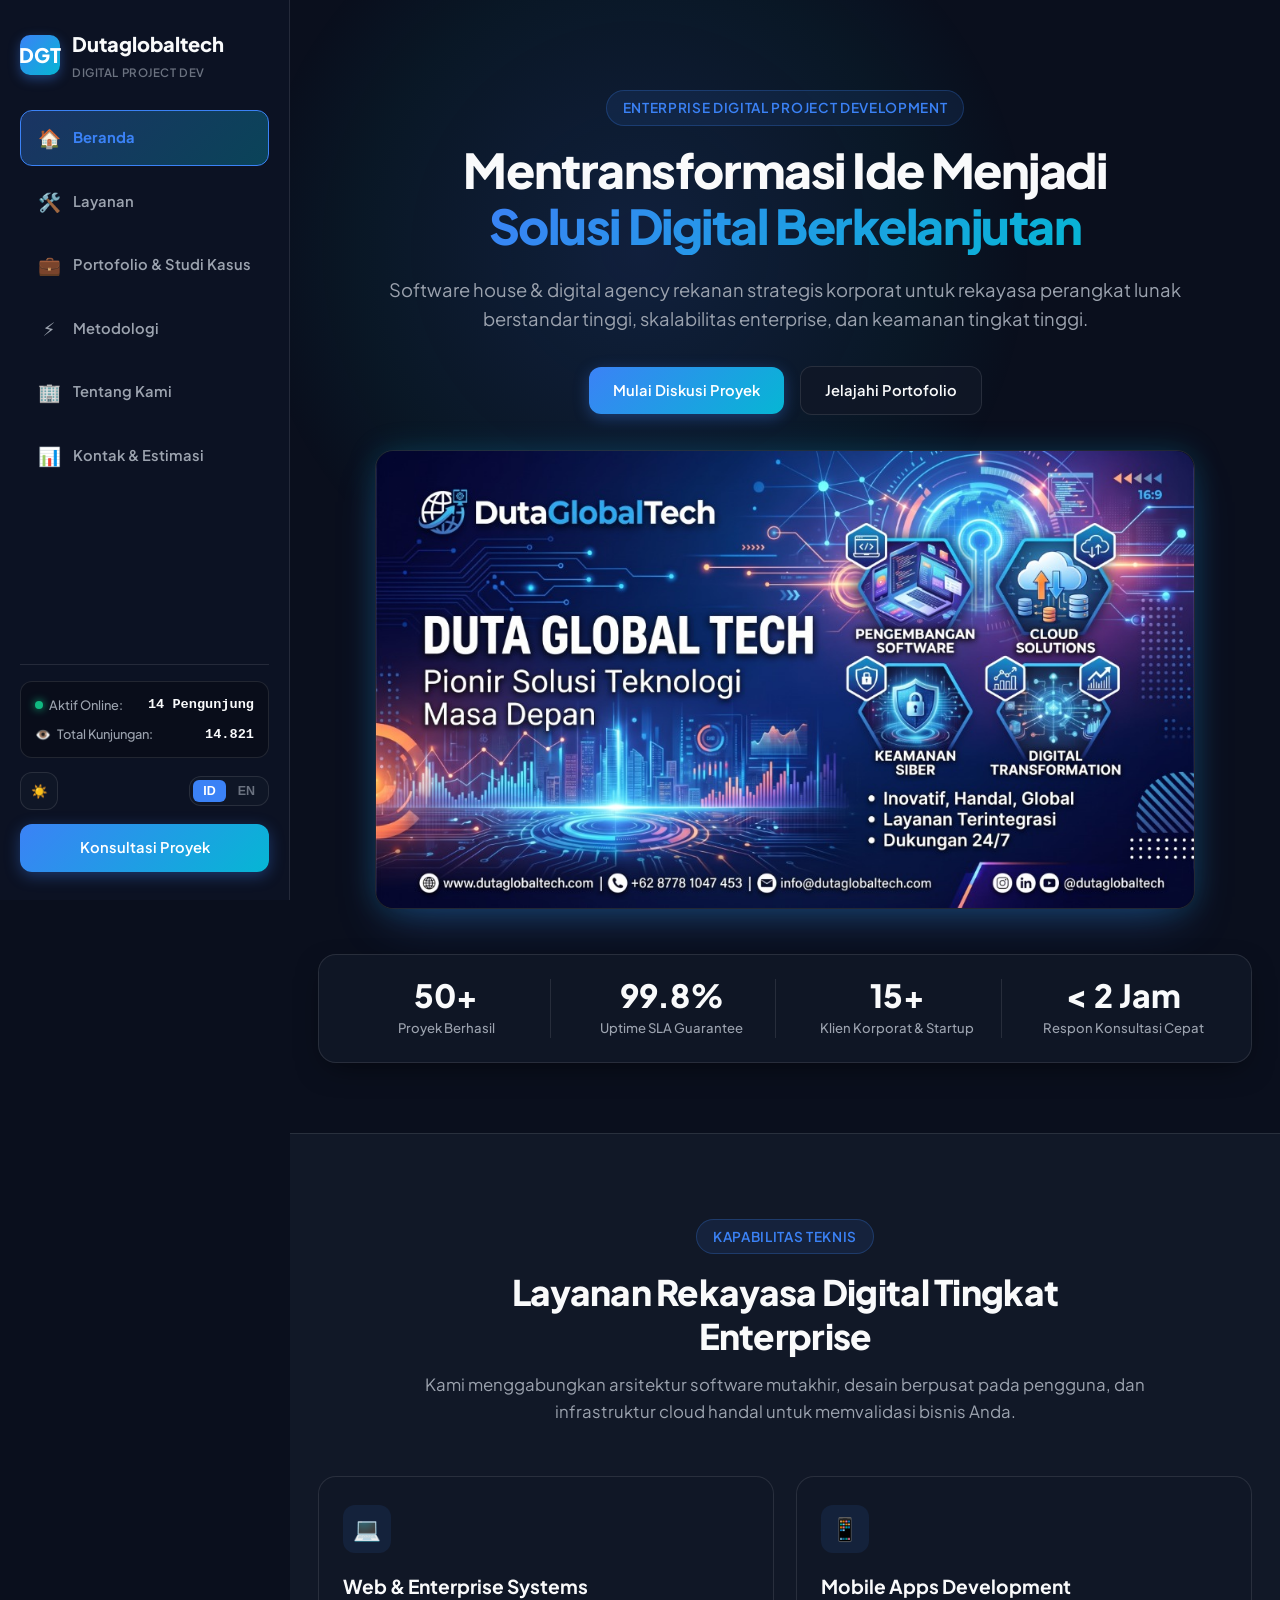
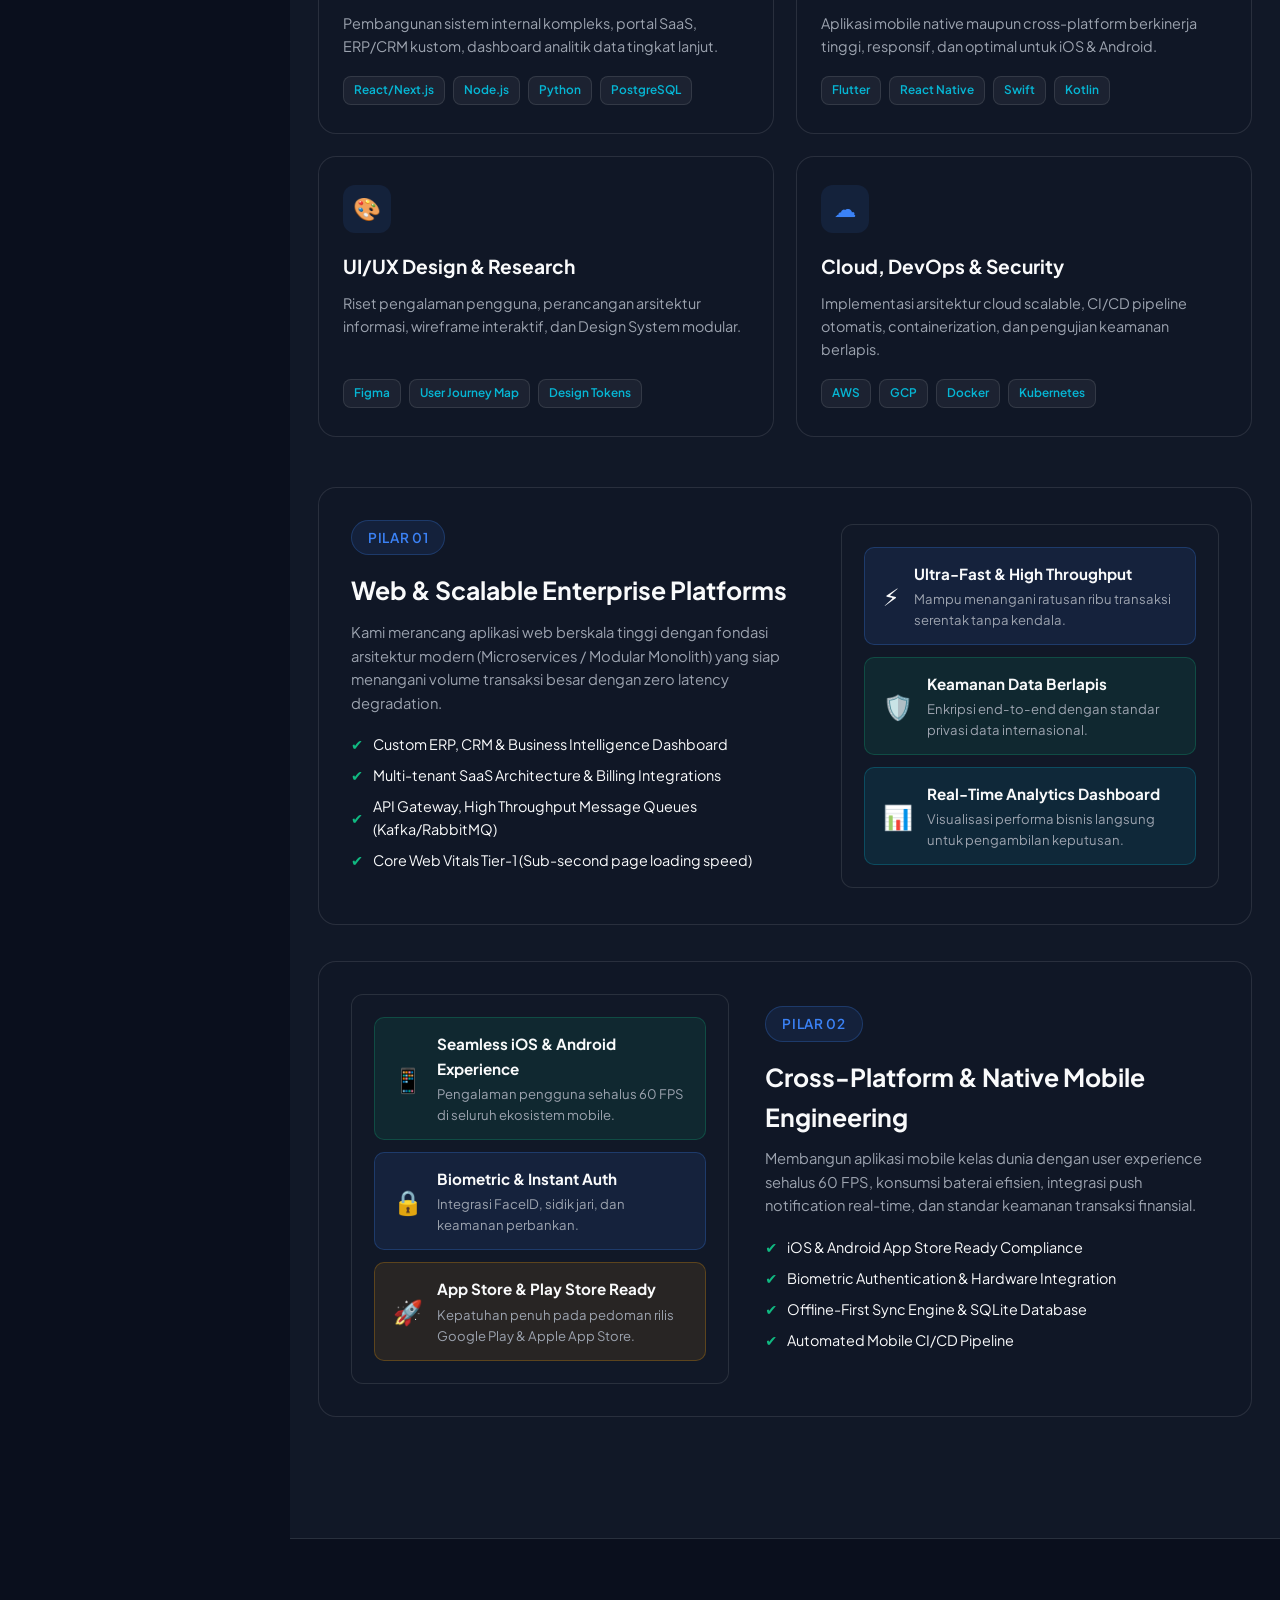
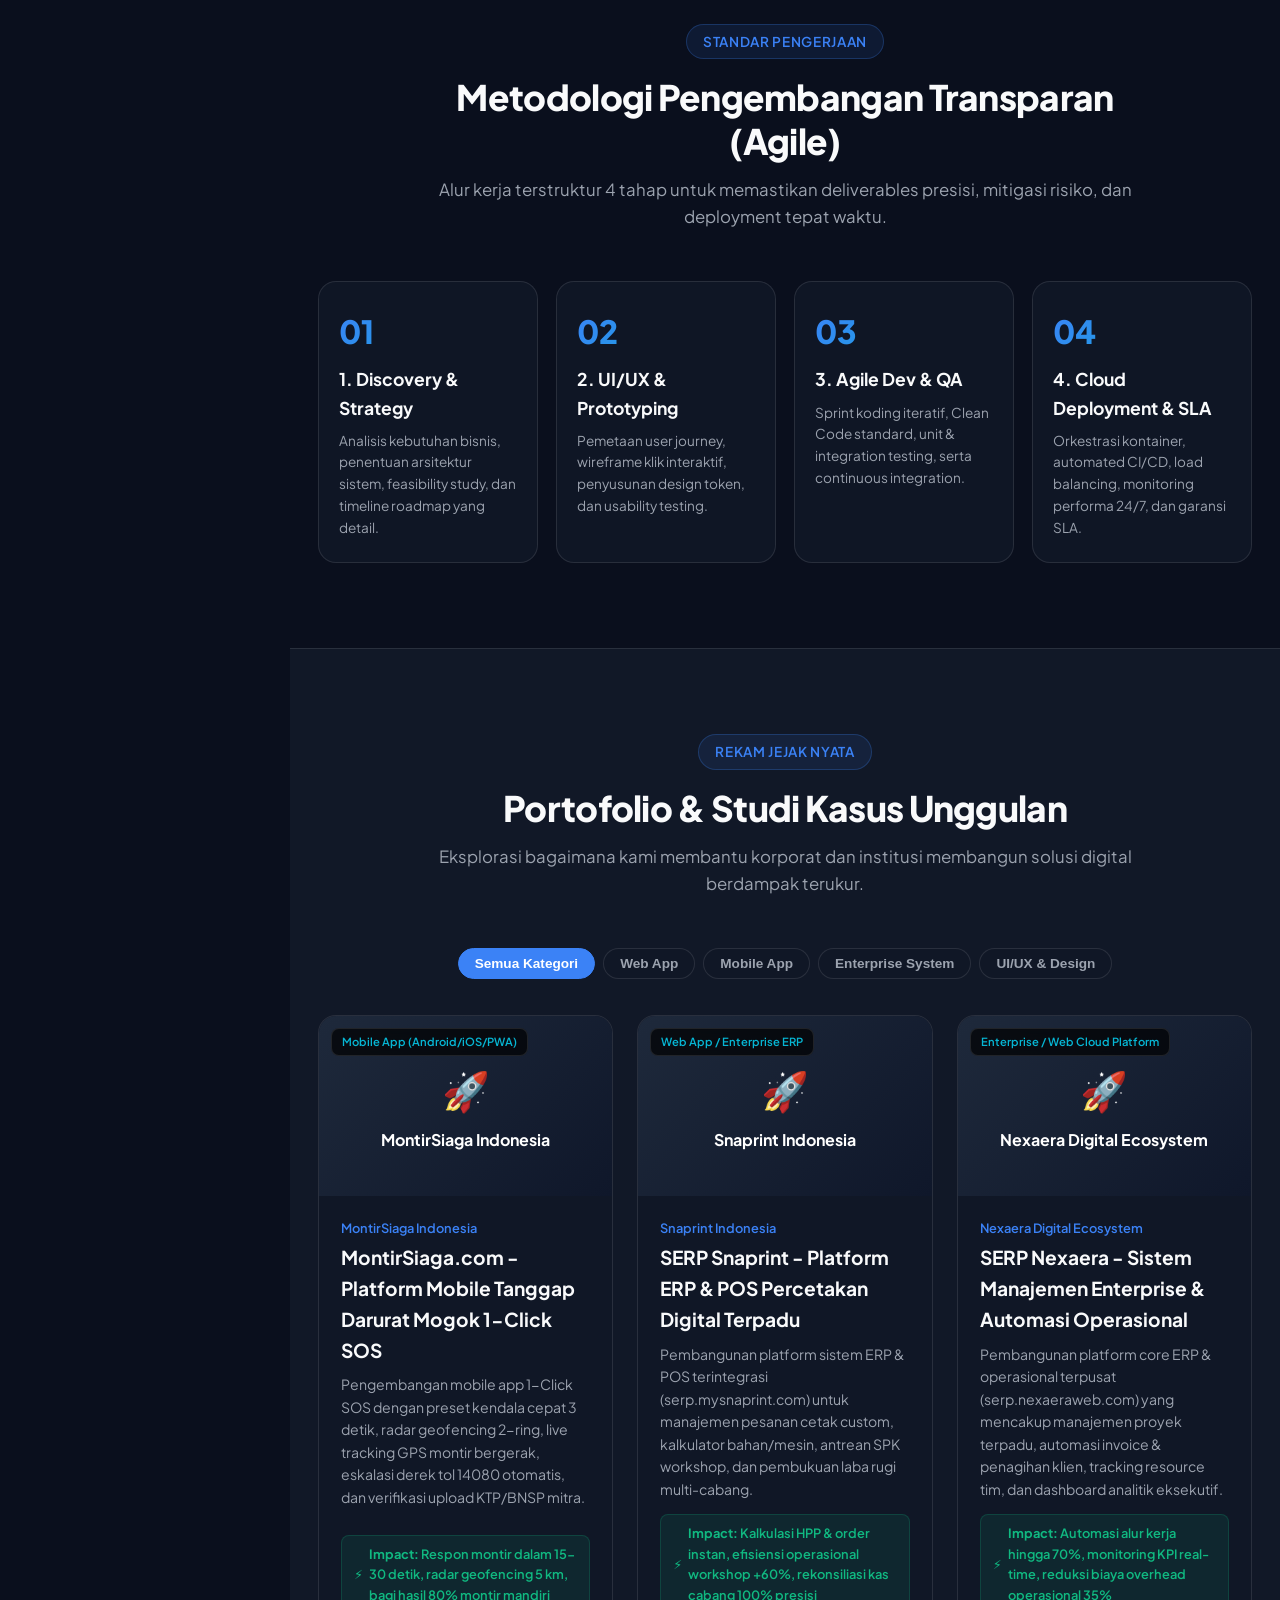
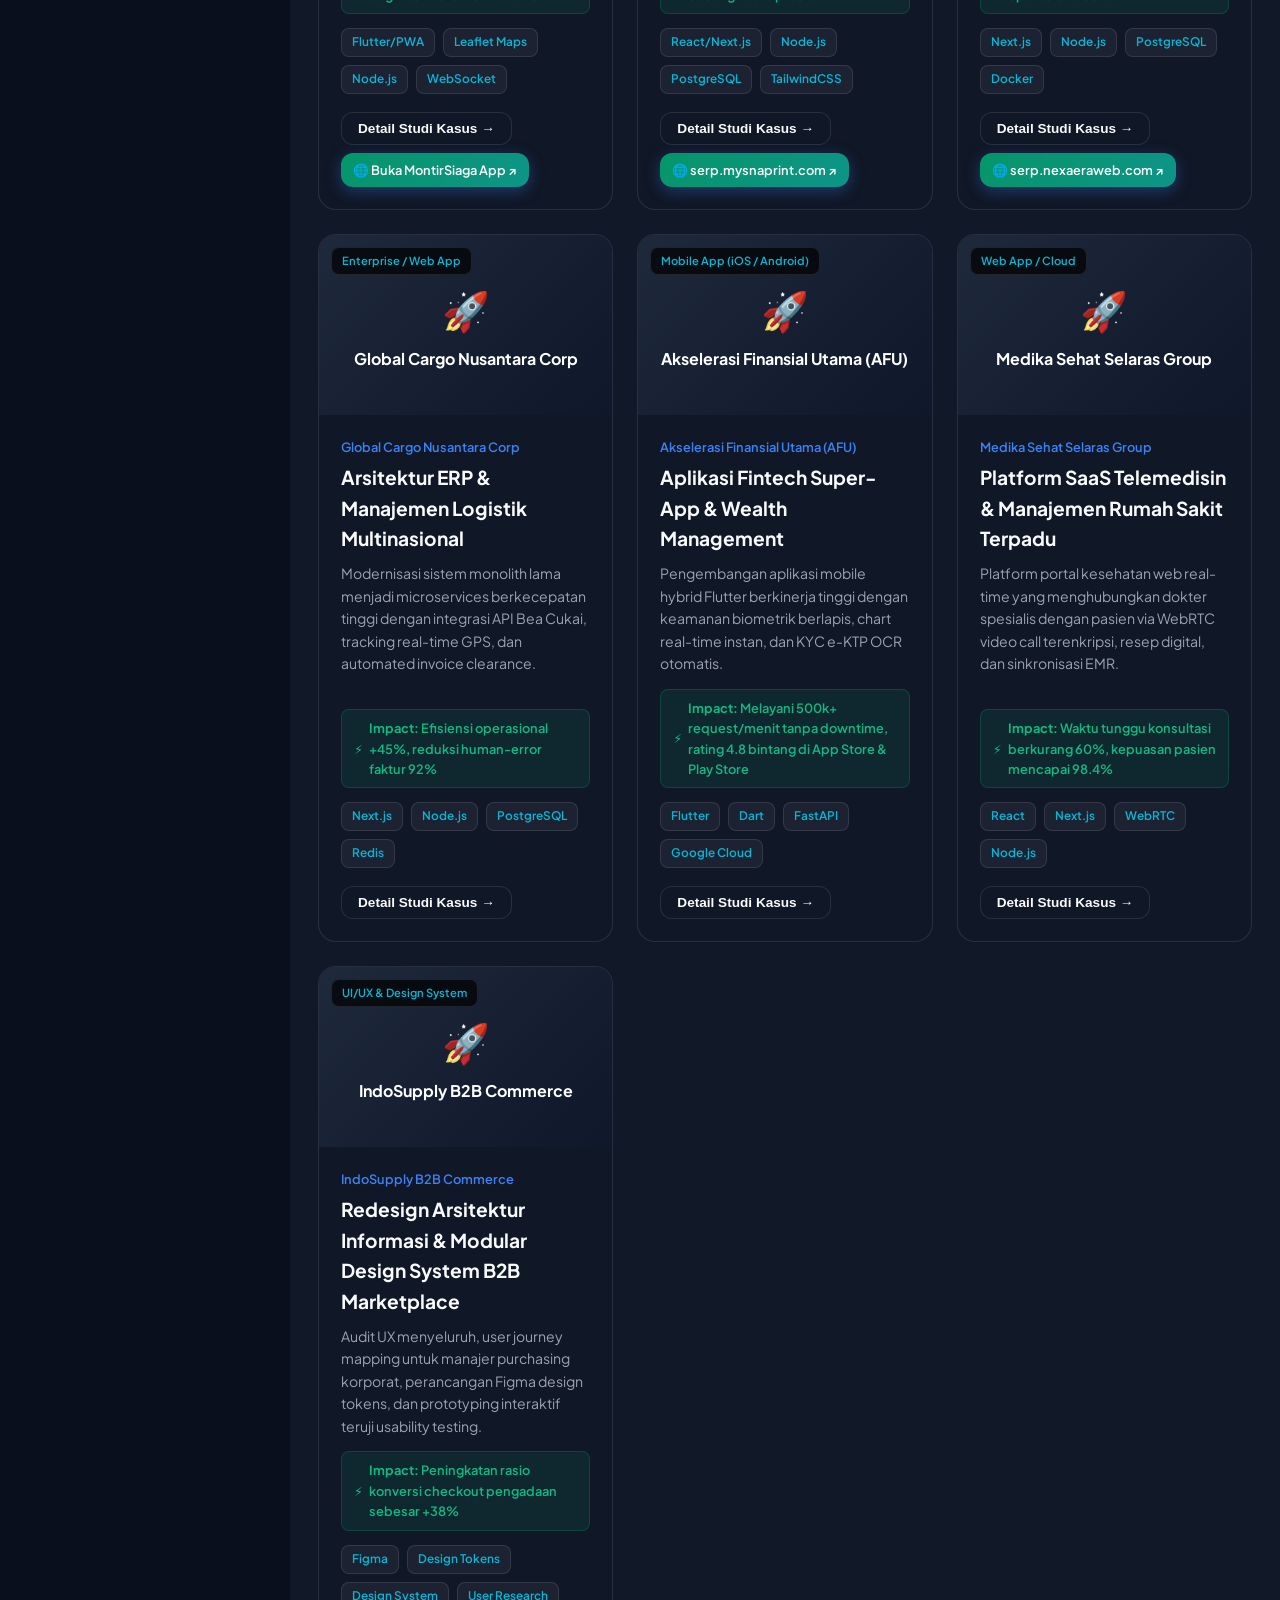
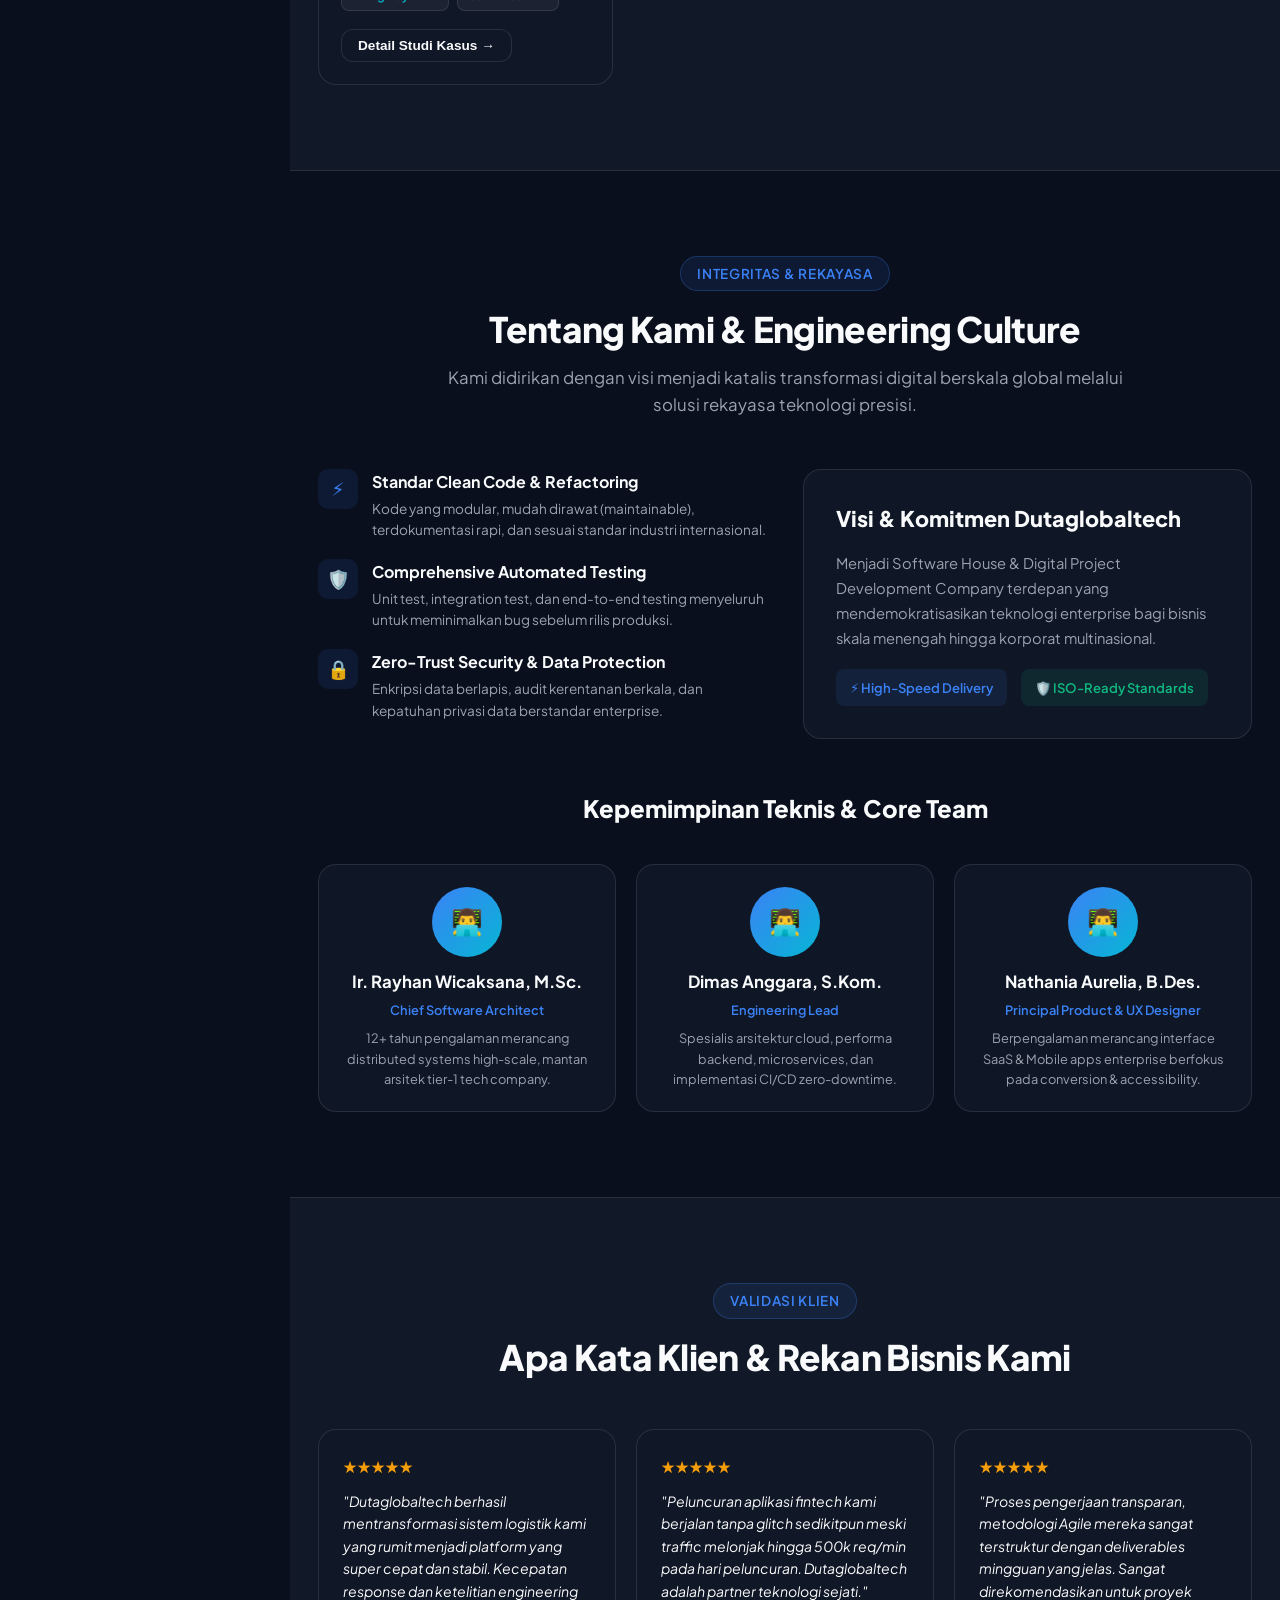
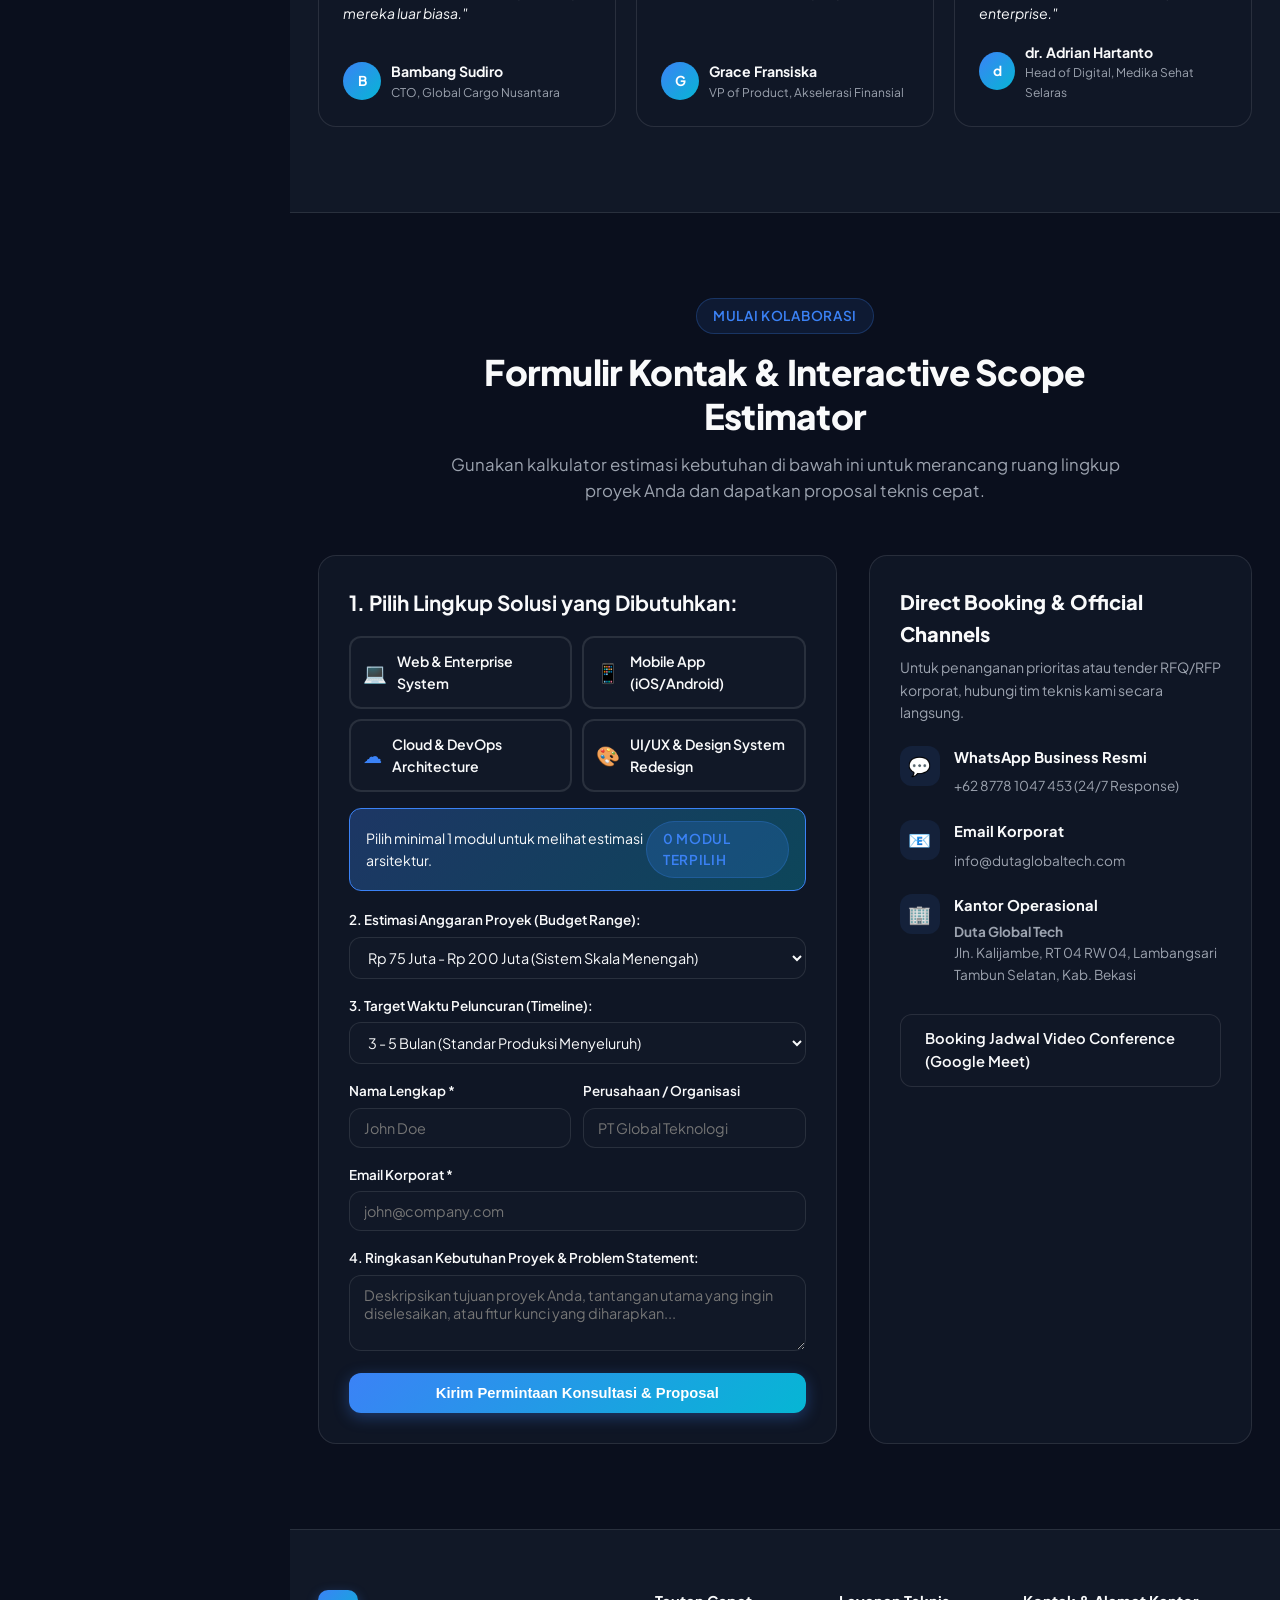
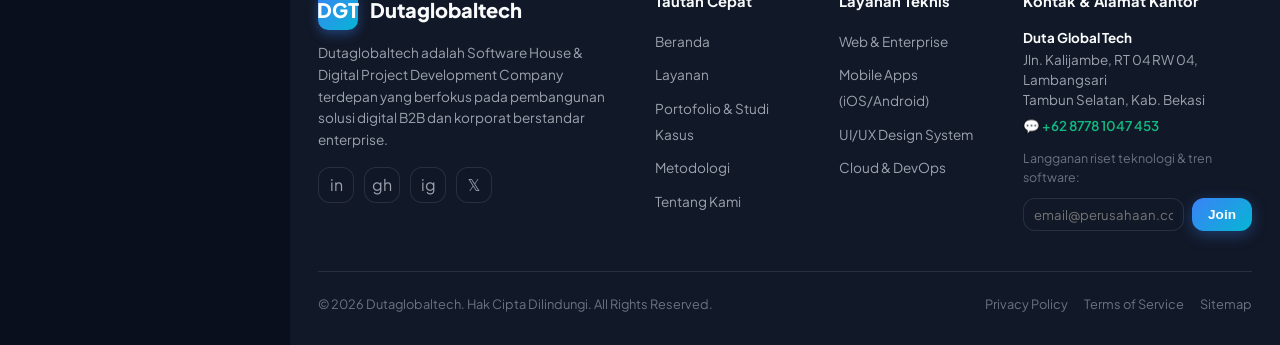
<file: dutaglobaltech.html>
<!DOCTYPE html>
<html lang="id" data-theme="dark">
<head>
  <meta charset="UTF-8">
  <meta name="viewport" content="width=device-width, initial-scale=1.0">
  <title>Dutaglobaltech - Digital Project Development Company | Software House & Digital Agency</title>
  <meta name="description" content="Platform representasi profesional tingkat enterprise B2B tech provider. Layanan Web & Enterprise Systems, Mobile Apps, Cloud & DevOps, dan UI/UX Design berkinerja tinggi.">
  
  <!-- Google Fonts: Plus Jakarta Sans -->
  <link rel="preconnect" href="https://fonts.googleapis.com">
  <link rel="preconnect" href="https://fonts.gstatic.com" crossorigin>
  <link href="https://fonts.googleapis.com/css2?family=Plus+Jakarta+Sans:wght@300;400;500;600;700;800&display=swap" rel="stylesheet">
  
  <link rel="stylesheet" href="dutaglobaltech_style.css">
</head>
<body>

  <div class="ambient-glow"></div>

  <!-- Mobile Top Bar -->
  <header class="mobile-topbar">
    <a href="#home" class="sidebar-brand">
      <div class="sidebar-brand-logo">DGT</div>
      <span>Dutaglobaltech</span>
    </a>
    <button class="mobile-toggle-btn" id="mobile-toggle-btn" title="Buka Menu">☰</button>
  </header>

  <!-- Mobile Backdrop Overlay -->
  <div class="sidebar-backdrop" id="sidebar-backdrop"></div>

  <!-- App Layout with Left Sidebar -->
  <div class="app-layout">
    
    <!-- LEFT SIDEBAR NAVIGATION -->
    <aside class="sidebar" id="sidebar">
      <div>
        <!-- Sidebar Brand -->
        <div class="sidebar-header">
          <a href="#home" class="sidebar-brand">
            <div class="sidebar-brand-logo">DGT</div>
            <div>
              <div>Dutaglobaltech</div>
              <div class="sidebar-brand-subtitle">Digital Project Dev</div>
            </div>
          </a>
        </div>

        <!-- Sidebar Navigation Menu -->
        <nav>
          <ul class="sidebar-menu">
            <li>
              <a href="#home" class="sidebar-link active" data-section="home">
                <span class="sidebar-link-icon">🏠</span>
                <span data-i18n="nav_home">Beranda</span>
              </a>
            </li>
            <li>
              <a href="#services" class="sidebar-link" data-section="services">
                <span class="sidebar-link-icon">🛠️</span>
                <span data-i18n="nav_services">Layanan</span>
              </a>
            </li>
            <li>
              <a href="#portfolio" class="sidebar-link" data-section="portfolio">
                <span class="sidebar-link-icon">💼</span>
                <span data-i18n="nav_cases">Portofolio & Studi Kasus</span>
              </a>
            </li>
            <li>
              <a href="#methodology" class="sidebar-link" data-section="methodology">
                <span class="sidebar-link-icon">⚡</span>
                <span data-i18n="nav_methodology">Metodologi</span>
              </a>
            </li>
            <li>
              <a href="#about" class="sidebar-link" data-section="about">
                <span class="sidebar-link-icon">🏢</span>
                <span data-i18n="nav_about">Tentang Kami</span>
              </a>
            </li>
            <li>
              <a href="#contact" class="sidebar-link" data-section="contact">
                <span class="sidebar-link-icon">📊</span>
                <span data-i18n="nav_contact">Kontak & Estimasi</span>
              </a>
            </li>
          </ul>
        </nav>
      </div>

      <!-- Sidebar Footer Controls -->
      <div class="sidebar-footer">
        
        <!-- Live Viewer Count Widget -->
        <div class="viewer-count-card">
          <div class="viewer-row">
            <span class="viewer-label">
              <span class="pulse-dot"></span>
              <span data-i18n="viewer_active">Aktif Online:</span>
            </span>
            <span class="viewer-val" id="active-viewers-count">14 Online</span>
          </div>
          <div class="viewer-row">
            <span class="viewer-label">
              <span>👁️</span>
              <span data-i18n="viewer_total">Total Kunjungan:</span>
            </span>
            <span class="viewer-val" id="total-viewers-count">14,820</span>
          </div>
        </div>

        <div class="sidebar-controls">
          <!-- Dark/Light Theme Switcher -->
          <button class="action-icon-btn" onclick="toggleTheme()" title="Toggle Dark/Light Theme">
            <span id="theme-icon">☀️</span>
          </button>

          <!-- Language Switcher ID / EN -->
          <div class="lang-toggle">
            <button class="lang-btn active" data-lang="id" onclick="switchLang('id')">ID</button>
            <button class="lang-btn" data-lang="en" onclick="switchLang('en')">EN</button>
          </div>
        </div>

        <!-- Primary CTA Button -->
        <a href="#contact" class="btn btn-primary sidebar-cta" data-i18n="nav_cta">
          Konsultasi Proyek 🚀
        </a>
      </div>
    </aside>

    <!-- MAIN CONTENT AREA -->
    <main class="main-content">

      <!-- 1. Hero Section -->
      <section class="hero-section" id="home">
        <div class="container">
          <div class="hero-content">
            <div class="section-badge" data-i18n="hero_badge">Enterprise Digital Project Development</div>
            <h1 class="hero-headline" data-i18n="hero_title">
              Mentransformasi Ide Menjadi <span class="gradient-text">Solusi Digital Berkelanjutan</span>
            </h1>
            <p class="hero-subheadline" data-i18n="hero_subtitle">
              Software house & digital agency rekanan strategis korporat untuk rekayasa perangkat lunak berstandar tinggi, skalabilitas enterprise, dan keamanan tingkat tinggi.
            </p>

            <div class="hero-cta-group">
              <a href="#contact" class="btn btn-primary" data-i18n="hero_btn_discuss">Mulai Diskusi Proyek</a>
              <a href="#portfolio" class="btn btn-secondary" data-i18n="hero_btn_portfolio">Jelajahi Portofolio</a>
            </div>

            <!-- Official Duta Global Tech Banner -->
            <div class="hero-banner-container">
              <img src="dutaglobaltech_banner.jpg" alt="DUTA GLOBAL TECH - Pionir Solusi Teknologi Masa Depan" class="hero-banner-img">
            </div>
          </div>

          <!-- Social Proof Metrics Strip -->
          <div class="metrics-strip">
            <div class="metric-item">
              <span class="metric-value" data-i18n="stat_1_val">50+</span>
              <span class="metric-label" data-i18n="stat_1_lbl">Proyek Berhasil</span>
            </div>
            <div class="metric-item">
              <span class="metric-value" data-i18n="stat_2_val">99.8%</span>
              <span class="metric-label" data-i18n="stat_2_lbl">Uptime SLA Guarantee</span>
            </div>
            <div class="metric-item">
              <span class="metric-value" data-i18n="stat_3_val">15+</span>
              <span class="metric-label" data-i18n="stat_3_lbl">Klien Korporat & Startup</span>
            </div>
            <div class="metric-item">
              <span class="metric-value" data-i18n="stat_4_val">&lt; 2 Jam</span>
              <span class="metric-label" data-i18n="stat_4_lbl">Respon Konsultasi Cepat</span>
            </div>
          </div>
        </div>
      </section>

      <!-- 2. Core Services Overview & Detail -->
      <section class="section section-alt" id="services">
        <div class="container">
          <div class="section-header">
            <span class="section-badge" data-i18n="services_badge">Kapabilitas Teknis</span>
            <h2 class="section-title" data-i18n="services_title">Layanan Rekayasa Digital Tingkat Enterprise</h2>
            <p class="section-desc" data-i18n="services_desc">
              Kami menggabungkan arsitektur software mutakhir, desain berpusat pada pengguna, dan infrastruktur cloud handal untuk memvalidasi bisnis Anda.
            </p>
          </div>

          <!-- Grid 4 Layanan Inti -->
          <div class="cards-grid-4" style="margin-bottom: 50px;">
            <div class="feature-card">
              <div class="card-icon-box">💻</div>
              <h3 class="card-title" data-i18n="srv_web_title">Web & Enterprise Systems</h3>
              <p class="card-desc" data-i18n="srv_web_desc">Pembangunan sistem internal kompleks, portal SaaS, ERP/CRM kustom, dashboard analitik data tingkat lanjut.</p>
              <div class="tech-tags">
                <span class="tech-tag">React/Next.js</span>
                <span class="tech-tag">Node.js</span>
                <span class="tech-tag">Python</span>
                <span class="tech-tag">PostgreSQL</span>
              </div>
            </div>

            <div class="feature-card">
              <div class="card-icon-box">📱</div>
              <h3 class="card-title" data-i18n="srv_mobile_title">Mobile Apps Development</h3>
              <p class="card-desc" data-i18n="srv_mobile_desc">Aplikasi mobile native maupun cross-platform berkinerja tinggi, responsif, dan optimal untuk ekosistem iOS & Android.</p>
              <div class="tech-tags">
                <span class="tech-tag">Flutter</span>
                <span class="tech-tag">React Native</span>
                <span class="tech-tag">Swift</span>
                <span class="tech-tag">Kotlin</span>
              </div>
            </div>

            <div class="feature-card">
              <div class="card-icon-box">🎨</div>
              <h3 class="card-title" data-i18n="srv_uiux_title">UI/UX Design & Research</h3>
              <p class="card-desc" data-i18n="srv_uiux_desc">Riset pengalaman pengguna, perancangan arsitektur informasi, wireframe interaktif, dan pembangunan Design System modular.</p>
              <div class="tech-tags">
                <span class="tech-tag">Figma</span>
                <span class="tech-tag">User Journey Map</span>
                <span class="tech-tag">Design Tokens</span>
              </div>
            </div>

            <div class="feature-card">
              <div class="card-icon-box">☁️</div>
              <h3 class="card-title" data-i18n="srv_cloud_title">Cloud, DevOps & Security</h3>
              <p class="card-desc" data-i18n="srv_cloud_desc">Implementasi arsitektur cloud scalable, CI/CD pipeline otomatis, containerization, dan pengujian keamanan berlapis.</p>
              <div class="tech-tags">
                <span class="tech-tag">AWS</span>
                <span class="tech-tag">GCP</span>
                <span class="tech-tag">Docker</span>
                <span class="tech-tag">Kubernetes</span>
              </div>
            </div>
          </div>

          <!-- Detail Layanan & Deliverables Breakdown -->
          <div class="service-detail-item">
            <div class="service-detail-info">
              <span class="section-badge">Pilar 01</span>
              <h3>Web & Scalable Enterprise Platforms</h3>
              <p>Kami merancang aplikasi web berskala tinggi dengan fondasi arsitektur modern (Microservices / Modular Monolith) yang siap menangani volume transaksi besar dengan zero latency degradation.</p>
              <ul class="deliverables-list">
                <li><span class="bullet">✔</span> Custom ERP, CRM & Business Intelligence Dashboard</li>
                <li><span class="bullet">✔</span> Multi-tenant SaaS Architecture & Billing Integrations</li>
                <li><span class="bullet">✔</span> API Gateway, High Throughput Message Queues (Kafka/RabbitMQ)</li>
                <li><span class="bullet">✔</span> Core Web Vitals Tier-1 (Sub-second page loading speed)</li>
              </ul>
            </div>
            <div class="service-detail-visual">
              <div style="display: flex; flex-direction: column; gap: 12px;">
                <div style="background: rgba(59, 130, 246, 0.1); border: 1px solid rgba(59, 130, 246, 0.25); border-radius: 10px; padding: 14px 18px; display: flex; align-items: center; gap: 14px;">
                  <span style="font-size: 1.5rem;">⚡</span>
                  <div>
                    <h5 style="font-size: 0.95rem; font-weight: 700; margin-bottom: 2px;">Ultra-Fast & High Throughput</h5>
                    <p style="font-size: 0.82rem; color: var(--text-secondary); margin: 0;">Mampu menangani ratusan ribu transaksi serentak tanpa kendala.</p>
                  </div>
                </div>
                <div style="background: rgba(16, 185, 129, 0.1); border: 1px solid rgba(16, 185, 129, 0.25); border-radius: 10px; padding: 14px 18px; display: flex; align-items: center; gap: 14px;">
                  <span style="font-size: 1.5rem;">🛡️</span>
                  <div>
                    <h5 style="font-size: 0.95rem; font-weight: 700; margin-bottom: 2px;">Keamanan Data Berlapis</h5>
                    <p style="font-size: 0.82rem; color: var(--text-secondary); margin: 0;">Enkripsi end-to-end dengan standar privasi data internasional.</p>
                  </div>
                </div>
                <div style="background: rgba(6, 182, 212, 0.1); border: 1px solid rgba(6, 182, 212, 0.25); border-radius: 10px; padding: 14px 18px; display: flex; align-items: center; gap: 14px;">
                  <span style="font-size: 1.5rem;">📊</span>
                  <div>
                    <h5 style="font-size: 0.95rem; font-weight: 700; margin-bottom: 2px;">Real-Time Analytics Dashboard</h5>
                    <p style="font-size: 0.82rem; color: var(--text-secondary); margin: 0;">Visualisasi performa bisnis langsung untuk pengambilan keputusan.</p>
                  </div>
                </div>
              </div>
            </div>
          </div>

          <div class="service-detail-item">
            <div class="service-detail-info">
              <span class="section-badge">Pilar 02</span>
              <h3>Cross-Platform & Native Mobile Engineering</h3>
              <p>Membangun aplikasi mobile kelas dunia dengan user experience sehalus 60 FPS, konsumsi baterai efisien, integrasi push notification real-time, dan standar keamanan transaksi finansial.</p>
              <ul class="deliverables-list">
                <li><span class="bullet">✔</span> iOS & Android App Store Ready Compliance</li>
                <li><span class="bullet">✔</span> Biometric Authentication & Hardware Integration</li>
                <li><span class="bullet">✔</span> Offline-First Sync Engine & SQLite Database</li>
                <li><span class="bullet">✔</span> Automated Mobile CI/CD Pipeline</li>
              </ul>
            </div>
            <div class="service-detail-visual">
              <div style="display: flex; flex-direction: column; gap: 12px;">
                <div style="background: rgba(16, 185, 129, 0.1); border: 1px solid rgba(16, 185, 129, 0.25); border-radius: 10px; padding: 14px 18px; display: flex; align-items: center; gap: 14px;">
                  <span style="font-size: 1.5rem;">📱</span>
                  <div>
                    <h5 style="font-size: 0.95rem; font-weight: 700; margin-bottom: 2px;">Seamless iOS & Android Experience</h5>
                    <p style="font-size: 0.82rem; color: var(--text-secondary); margin: 0;">Pengalaman pengguna sehalus 60 FPS di seluruh ekosistem mobile.</p>
                  </div>
                </div>
                <div style="background: rgba(59, 130, 246, 0.1); border: 1px solid rgba(59, 130, 246, 0.25); border-radius: 10px; padding: 14px 18px; display: flex; align-items: center; gap: 14px;">
                  <span style="font-size: 1.5rem;">🔒</span>
                  <div>
                    <h5 style="font-size: 0.95rem; font-weight: 700; margin-bottom: 2px;">Biometric & Instant Auth</h5>
                    <p style="font-size: 0.82rem; color: var(--text-secondary); margin: 0;">Integrasi FaceID, sidik jari, dan keamanan perbankan.</p>
                  </div>
                </div>
                <div style="background: rgba(245, 158, 11, 0.1); border: 1px solid rgba(245, 158, 11, 0.25); border-radius: 10px; padding: 14px 18px; display: flex; align-items: center; gap: 14px;">
                  <span style="font-size: 1.5rem;">🚀</span>
                  <div>
                    <h5 style="font-size: 0.95rem; font-weight: 700; margin-bottom: 2px;">App Store & Play Store Ready</h5>
                    <p style="font-size: 0.82rem; color: var(--text-secondary); margin: 0;">Kepatuhan penuh pada pedoman rilis Google Play & Apple App Store.</p>
                  </div>
                </div>
              </div>
            </div>
          </div>
        </div>
      </section>

      <!-- 3. Methodology Section -->
      <section class="section" id="methodology">
        <div class="container">
          <div class="section-header">
            <span class="section-badge" data-i18n="methodology_badge">Standar Pengerjaan</span>
            <h2 class="section-title" data-i18n="methodology_title">Metodologi Pengembangan Transparan (Agile)</h2>
            <p class="section-desc" data-i18n="methodology_desc">
              Alur kerja terstruktur 4 tahap untuk memastikan deliverables presisi, mitigasi risiko, dan deployment tepat waktu.
            </p>
          </div>

          <div class="methodology-grid">
            <div class="step-card">
              <div class="step-number">01</div>
              <h3 class="step-title" data-i18n="step1_title">1. Discovery & Strategy</h3>
              <p class="step-desc" data-i18n="step1_desc">Analisis kebutuhan bisnis, penentuan arsitektur sistem, feasibility study, dan timeline roadmap yang detail.</p>
            </div>

            <div class="step-card">
              <div class="step-number">02</div>
              <h3 class="step-title" data-i18n="step2_title">2. UI/UX & Prototyping</h3>
              <p class="step-desc" data-i18n="step2_desc">Pemetaan user journey, wireframe klik interaktif, penyusunan design token, dan usability testing.</p>
            </div>

            <div class="step-card">
              <div class="step-number">03</div>
              <h3 class="step-title" data-i18n="step3_title">3. Agile Dev & QA</h3>
              <p class="step-desc" data-i18n="step3_desc">Sprint koding iteratif, Clean Code standard, unit & integration testing, serta continuous integration.</p>
            </div>

            <div class="step-card">
              <div class="step-number">04</div>
              <h3 class="step-title" data-i18n="step4_title">4. Cloud Deployment & SLA</h3>
              <p class="step-desc" data-i18n="step4_desc">Orkestrasi kontainer, automated CI/CD, load balancing, monitoring performa 24/7, dan garansi SLA.</p>
            </div>
          </div>
        </div>
      </section>

      <!-- 4. Portfolio & Featured Case Studies -->
      <section class="section section-alt" id="portfolio">
        <div class="container">
          <div class="section-header">
            <span class="section-badge" data-i18n="portfolio_badge">Rekam Jejak Nyata</span>
            <h2 class="section-title" data-i18n="portfolio_title">Portofolio & Studi Kasus Unggulan</h2>
            <p class="section-desc" data-i18n="portfolio_desc">
              Eksplorasi bagaimana kami membantu korporat dan institusi membangun solusi digital berdampak terukur.
            </p>
          </div>

          <!-- Filter Kategori -->
          <div class="filter-bar">
            <button class="filter-btn active" onclick="filterCategory('all', this)" data-i18n="filter_all">Semua Kategori</button>
            <button class="filter-btn" onclick="filterCategory('webapp', this)" data-i18n="filter_web">Web App</button>
            <button class="filter-btn" onclick="filterCategory('mobile', this)" data-i18n="filter_mobile">Mobile App</button>
            <button class="filter-btn" onclick="filterCategory('enterprise', this)" data-i18n="filter_enterprise">Enterprise System</button>
            <button class="filter-btn" onclick="filterCategory('uiux', this)" data-i18n="filter_uiux">UI/UX & Design</button>
          </div>

          <!-- Grid Case Studies -->
          <div class="cards-grid" id="case-studies-container">
            <!-- Injected via JavaScript -->
          </div>
        </div>
      </section>

      <!-- 5. About Us & Engineering Culture -->
      <section class="section" id="about">
        <div class="container">
          <div class="section-header">
            <span class="section-badge" data-i18n="about_badge">Integritas & Rekayasa</span>
            <h2 class="section-title" data-i18n="about_title">Tentang Kami & Engineering Culture</h2>
            <p class="section-desc" data-i18n="about_desc">
              Kami didirikan dengan visi menjadi katalis transformasi digital berskala global melalui solusi rekayasa teknologi presisi.
            </p>
          </div>

          <div class="about-grid">
            <div>
              <div class="culture-item">
                <div class="culture-icon">⚡</div>
                <div class="culture-info">
                  <h4 data-i18n="culture_1_title">Standar Clean Code & Refactoring</h4>
                  <p data-i18n="culture_1_desc">Kode yang modular, mudah dirawat (maintainable), terdokumentasi rapi, dan sesuai standar industri internasional.</p>
                </div>
              </div>

              <div class="culture-item">
                <div class="culture-icon">🛡️</div>
                <div class="culture-info">
                  <h4 data-i18n="culture_2_title">Comprehensive Automated Testing</h4>
                  <p data-i18n="culture_2_desc">Unit test, integration test, dan end-to-end testing menyeluruh untuk meminimalkan regression bug sebelum rilis.</p>
                </div>
              </div>

              <div class="culture-item">
                <div class="culture-icon">🔒</div>
                <div class="culture-info">
                  <h4 data-i18n="culture_3_title">Zero-Trust Security & Data Protection</h4>
                  <p data-i18n="culture_3_desc">Enkripsi data berlapis, audit kerentanan berkala, dan kepatuhan privasi data berstandar enterprise.</p>
                </div>
              </div>
            </div>

            <div style="background: var(--bg-card); border: 1px solid var(--border-color); border-radius: var(--radius-lg); padding: 32px;">
              <h3 style="font-size: 1.35rem; font-weight: 800; margin-bottom: 14px;">Visi & Komitmen Dutaglobaltech</h3>
              <p style="color: var(--text-secondary); margin-bottom: 18px; line-height: 1.7; font-size: 0.92rem;">
                Menjadi Software House & Digital Project Development Company terdepan yang mendemokratisasikan teknologi enterprise bagi bisnis skala menengah hingga korporat multinasional.
              </p>
              <div style="display: flex; gap: 14px; flex-wrap: wrap;">
                <div style="padding: 8px 14px; background: rgba(59, 130, 246, 0.1); border-radius: 8px; font-weight: 600; font-size: 0.82rem; color: var(--accent-primary);">
                  ⚡ High-Speed Delivery
                </div>
                <div style="padding: 8px 14px; background: rgba(16, 185, 129, 0.1); border-radius: 8px; font-weight: 600; font-size: 0.82rem; color: var(--accent-emerald);">
                  🛡️ ISO-Ready Standards
                </div>
              </div>
            </div>
          </div>

          <!-- Core Leadership Team -->
          <div style="margin-top: 50px;">
            <h3 style="text-align: center; font-size: 1.5rem; font-weight: 800; margin-bottom: 26px;" data-i18n="team_title">
              Kepemimpinan Teknis & Core Team
            </h3>
            <div class="team-grid" id="team-container">
              <!-- Injected via JavaScript -->
            </div>
          </div>
        </div>
      </section>

      <!-- 6. Social Proof & Testimonials -->
      <section class="section section-alt">
        <div class="container">
          <div class="section-header">
            <span class="section-badge" data-i18n="testi_badge">Validasi Klien</span>
            <h2 class="section-title" data-i18n="testi_title">Apa Kata Klien & Rekan Bisnis Kami</h2>
          </div>

          <div class="testimonials-grid" id="testimonials-container">
            <!-- Injected via JavaScript -->
          </div>
        </div>
      </section>

      <!-- 7. Interactive Scope Estimator & Contact Form -->
      <section class="section" id="contact">
        <div class="container">
          <div class="section-header">
            <span class="section-badge" data-i18n="estimator_badge">Mulai Kolaborasi</span>
            <h2 class="section-title" data-i18n="estimator_title">Formulir Kontak & Interactive Scope Estimator</h2>
            <p class="section-desc" data-i18n="estimator_desc">
              Gunakan kalkulator estimasi kebutuhan di bawah ini untuk merancang ruang lingkup proyek Anda dan dapatkan proposal teknis cepat.
            </p>
          </div>

          <div class="contact-section-grid">
            <!-- Interactive Estimator Form -->
            <div class="estimator-box">
              <form onsubmit="handleLeadSubmit(event)">
                <h3 data-i18n="scope_title">1. Pilih Lingkup Solusi yang Dibutuhkan:</h3>
                <div class="scope-options-grid">
                  <label class="scope-option-card">
                    <input type="checkbox" value="Web & Enterprise System">
                    <span class="scope-option-icon">💻</span>
                    <span style="font-size: 0.88rem; font-weight: 600;" data-i18n="scope_opt_web">Web & Enterprise System</span>
                  </label>

                  <label class="scope-option-card">
                    <input type="checkbox" value="Mobile App (iOS/Android)">
                    <span class="scope-option-icon">📱</span>
                    <span style="font-size: 0.88rem; font-weight: 600;" data-i18n="scope_opt_mobile">Mobile App (iOS/Android)</span>
                  </label>

                  <label class="scope-option-card">
                    <input type="checkbox" value="Cloud & DevOps Architecture">
                    <span class="scope-option-icon">☁️</span>
                    <span style="font-size: 0.88rem; font-weight: 600;" data-i18n="scope_opt_cloud">Cloud & DevOps Architecture</span>
                  </label>

                  <label class="scope-option-card">
                    <input type="checkbox" value="UI/UX & Design System">
                    <span class="scope-option-icon">🎨</span>
                    <span style="font-size: 0.88rem; font-weight: 600;" data-i18n="scope_opt_uiux">UI/UX & Design System</span>
                  </label>
                </div>

                <!-- Dynamic Estimate Summary Badge -->
                <div class="estimate-summary-badge">
                  <div style="font-size: 0.88rem;" id="estimator-summary-text">
                    Pilih minimal 1 modul untuk melihat estimasi arsitektur.
                  </div>
                  <span class="section-badge" style="margin-bottom: 0; background: rgba(59, 130, 246, 0.2);" id="estimator-summary-count">
                    0 Modul Terpilih
                  </span>
                </div>

                <div class="form-group">
                  <label class="form-label" data-i18n="budget_lbl">2. Estimasi Anggaran Proyek (Budget Range):</label>
                  <select class="form-select" id="lead-budget" required>
                    <option value="IDR 35M - 75M" data-i18n="budget_opt_2">Rp 35 Juta - Rp 75 Juta (Fase MVP / Modul Spesifik)</option>
                    <option value="IDR 75M - 200M" data-i18n="budget_opt_3" selected>Rp 75 Juta - Rp 200 Juta (Sistem Skala Menengah)</option>
                    <option value="IDR 200M+" data-i18n="budget_opt_4">Rp 200 Juta+ (Sistem Enterprise Penuh / Multi-Platform)</option>
                  </select>
                </div>

                <div class="form-group">
                  <label class="form-label" data-i18n="timeline_lbl">3. Target Waktu Peluncuran (Timeline):</label>
                  <select class="form-select" id="lead-timeline" required>
                    <option value="1-2 Bulan" data-i18n="timeline_opt_2">1 - 2 Bulan (Fast-Track / Sprint Intensif)</option>
                    <option value="3-5 Bulan" data-i18n="timeline_opt_3" selected>3 - 5 Bulan (Standar Produksi Menyeluruh)</option>
                    <option value="6+ Bulan" data-i18n="timeline_opt_4">6+ Bulan (Transformasi Sistem Jangka Panjang)</option>
                  </select>
                </div>

                <div style="display: grid; grid-template-columns: 1fr 1fr; gap: 12px;">
                  <div class="form-group">
                    <label class="form-label">Nama Lengkap *</label>
                    <input type="text" class="form-input" id="lead-name" placeholder="John Doe" required>
                  </div>
                  <div class="form-group">
                    <label class="form-label">Perusahaan / Organisasi</label>
                    <input type="text" class="form-input" id="lead-company" placeholder="PT Global Teknologi">
                  </div>
                </div>

                <div class="form-group">
                  <label class="form-label">Email Korporat *</label>
                  <input type="email" class="form-input" id="lead-email" placeholder="john@company.com" required>
                </div>

                <div class="form-group">
                  <label class="form-label" data-i18n="summary_lbl">4. Ringkasan Kebutuhan Proyek & Problem Statement:</label>
                  <textarea class="form-textarea" rows="3" id="lead-summary" data-i18n-placeholder="summary_placeholder" placeholder="Deskripsikan tujuan proyek Anda, tantangan utama yang ingin diselesaikan, atau fitur kunci yang diharapkan..."></textarea>
                </div>

                <button type="submit" class="btn btn-primary" style="width: 100%;" data-i18n="btn_submit_lead">
                  Kirim Permintaan Konsultasi & Proposal 🚀
                </button>
              </form>
            </div>

            <!-- Direct Channel Contact Cards -->
            <div class="contact-info-card">
              <div>
                <h3 style="font-size: 1.25rem; font-weight: 800; margin-bottom: 6px;">Direct Booking & Official Channels</h3>
                <p style="color: var(--text-secondary); font-size: 0.88rem;">
                  Untuk penanganan prioritas atau tender RFQ/RFP korporat, hubungi tim teknis kami secara langsung.
                </p>
              </div>

              <div class="contact-item">
                <div class="contact-icon">💬</div>
                <div class="contact-text">
                  <h5>WhatsApp Business Resmi</h5>
                  <a href="https://wa.me/6287781047453?text=Halo%20Dutaglobaltech%2C%20saya%20ingin%20konsultasi%20proyek%20digital" target="_blank">+62 8778 1047 453 (24/7 Response)</a>
                </div>
              </div>

              <div class="contact-item">
                <div class="contact-icon">📧</div>
                <div class="contact-text">
                  <h5>Email Korporat</h5>
                  <a href="mailto:info@dutaglobaltech.com">info@dutaglobaltech.com</a>
                </div>
              </div>

              <div class="contact-item">
                <div class="contact-icon">🏢</div>
                <div class="contact-text">
                  <h5>Kantor Operasional</h5>
                  <p><strong>Duta Global Tech</strong><br>Jln. Kalijambe, RT 04 RW 04, Lambangsari<br>Tambun Selatan, Kab. Bekasi</p>
                </div>
              </div>

              <div style="padding-top: 6px;">
                <a href="https://meet.google.com" target="_blank" class="btn btn-secondary" style="width: 100%;" data-i18n="direct_meet_btn">
                  📅 Booking Video Conference (Google Meet)
                </a>
              </div>
            </div>
          </div>
        </div>
      </section>

      <!-- 8. Case Study Detail Modal -->
      <div class="modal-backdrop" id="case-modal">
        <div class="modal-content">
          <div class="modal-header">
            <h3 id="case-modal-title" style="font-size: 1.2rem; font-weight: 800;">Studi Kasus</h3>
            <button class="modal-close-btn" onclick="closeCaseStudyModal()">✕</button>
          </div>
          <div class="modal-body" id="case-modal-body">
            <!-- Modal content dynamically injected -->
          </div>
        </div>
      </div>

      <!-- 9. Global Footer -->
      <footer class="footer">
        <div class="container">
          <div class="footer-grid">
            <div class="footer-brand">
              <div class="sidebar-brand" style="margin-bottom: 12px;">
                <div class="sidebar-brand-logo">DGT</div>
                <span>Dutaglobaltech</span>
              </div>
              <p data-i18n="footer_summary">
                Dutaglobaltech adalah Software House & Digital Project Development Company terdepan yang berfokus pada pembangunan solusi digital B2B dan korporat berstandar enterprise.
              </p>
              <div class="social-links">
                <a href="https://linkedin.com" target="_blank" class="social-icon-btn" title="LinkedIn">in</a>
                <a href="https://github.com" target="_blank" class="social-icon-btn" title="GitHub">gh</a>
                <a href="https://instagram.com" target="_blank" class="social-icon-btn" title="Instagram">ig</a>
                <a href="https://twitter.com" target="_blank" class="social-icon-btn" title="X (Twitter)">𝕏</a>
              </div>
            </div>

            <div class="footer-col">
              <h5 data-i18n="footer_quick_links">Tautan Cepat</h5>
              <ul class="footer-links">
                <li><a href="#home" data-i18n="nav_home">Beranda</a></li>
                <li><a href="#services" data-i18n="nav_services">Layanan</a></li>
                <li><a href="#portfolio" data-i18n="nav_cases">Portofolio</a></li>
                <li><a href="#methodology" data-i18n="nav_methodology">Metodologi</a></li>
                <li><a href="#about" data-i18n="nav_about">Tentang Kami</a></li>
              </ul>
            </div>

            <div class="footer-col">
              <h5 data-i18n="footer_services">Layanan Teknis</h5>
              <ul class="footer-links">
                <li><a href="#services">Web & Enterprise</a></li>
                <li><a href="#services">Mobile Apps (iOS/Android)</a></li>
                <li><a href="#services">UI/UX Design System</a></li>
                <li><a href="#services">Cloud & DevOps</a></li>
              </ul>
            </div>

            <div class="footer-col">
              <h5 data-i18n="footer_contact_title">Kontak & Alamat Kantor</h5>
              <div style="font-size: 0.84rem; color: var(--text-secondary); margin-bottom: 12px; line-height: 1.5;">
                <p style="color: var(--text-primary); font-weight: 700; margin-bottom: 2px;">Duta Global Tech</p>
                <p>Jln. Kalijambe, RT 04 RW 04, Lambangsari</p>
                <p>Tambun Selatan, Kab. Bekasi</p>
                <p style="margin-top: 6px;"><a href="https://wa.me/6287781047453" target="_blank" style="color: var(--accent-emerald); text-decoration: none; font-weight: 600;">💬 +62 8778 1047 453</a></p>
              </div>
              <p style="font-size: 0.78rem; color: var(--text-muted); margin-bottom: 8px;">
                Langganan riset teknologi & tren software:
              </p>
              <form onsubmit="event.preventDefault(); alert('Terima kasih telah berlangganan newsletter Dutaglobaltech!');" class="newsletter-form">
                <input type="email" class="form-input" placeholder="email@perusahaan.com" required style="font-size: 0.82rem; padding: 7px 10px;">
                <button type="submit" class="btn btn-primary btn-sm">Join</button>
              </form>
            </div>
          </div>

          <div class="footer-bottom">
            <div data-i18n="footer_rights">© 2026 Dutaglobaltech. Hak Cipta Dilindungi. All Rights Reserved.</div>
            <div style="display: flex; gap: 16px;">
              <a href="#" style="color: var(--text-muted); text-decoration: none;">Privacy Policy</a>
              <a href="#" style="color: var(--text-muted); text-decoration: none;">Terms of Service</a>
              <a href="#" style="color: var(--text-muted); text-decoration: none;">Sitemap</a>
            </div>
          </div>
        </div>
      </footer>

    </main>
  </div>

  <script src="dutaglobaltech_app.js"></script>
</body>
</html>
</file>
<file: dutaglobaltech_style.css>
/* Dutaglobaltech - Modern Enterprise Design System (Sidebar Layout) */
:root {
  --bg-primary: #0a0f1d;
  --bg-secondary: #111827;
  --bg-card: rgba(17, 24, 39, 0.85);
  --bg-card-hover: rgba(31, 41, 55, 0.95);
  --bg-sidebar: rgba(13, 19, 36, 0.95);
  --bg-mobile-bar: rgba(10, 15, 29, 0.95);
  --text-primary: #f9fafb;
  --text-secondary: #9ca3af;
  --text-muted: #6b7280;
  --accent-primary: #3b82f6;
  --accent-secondary: #06b6d4;
  --accent-gradient: linear-gradient(135deg, #3b82f6 0%, #06b6d4 100%);
  --accent-gradient-glow: linear-gradient(135deg, rgba(59, 130, 246, 0.3) 0%, rgba(6, 182, 212, 0.3) 100%);
  --accent-emerald: #10b981;
  --border-color: rgba(255, 255, 255, 0.1);
  --border-color-hover: rgba(59, 130, 246, 0.4);
  --shadow-sm: 0 2px 8px rgba(0, 0, 0, 0.4);
  --shadow-lg: 0 10px 30px -10px rgba(0, 0, 0, 0.6);
  --shadow-glow: 0 0 25px rgba(59, 130, 246, 0.25);
  --radius-sm: 8px;
  --radius-md: 12px;
  --radius-lg: 18px;
  --radius-full: 9999px;
  --sidebar-width: 290px;
  --transition-fast: 0.2s cubic-bezier(0.4, 0, 0.2, 1);
  --transition-normal: 0.3s cubic-bezier(0.4, 0, 0.2, 1);
}

[data-theme="light"] {
  --bg-primary: #f8fafc;
  --bg-secondary: #ffffff;
  --bg-card: rgba(255, 255, 255, 0.9);
  --bg-card-hover: #ffffff;
  --bg-sidebar: rgba(255, 255, 255, 0.98);
  --bg-mobile-bar: rgba(248, 250, 252, 0.95);
  --text-primary: #0f172a;
  --text-secondary: #475569;
  --text-muted: #94a3b8;
  --accent-primary: #2563eb;
  --accent-secondary: #0891b2;
  --accent-gradient: linear-gradient(135deg, #2563eb 0%, #0891b2 100%);
  --accent-gradient-glow: linear-gradient(135deg, rgba(37, 99, 235, 0.15) 0%, rgba(8, 145, 178, 0.15) 100%);
  --border-color: rgba(15, 23, 42, 0.08);
  --border-color-hover: rgba(37, 99, 235, 0.3);
  --shadow-sm: 0 2px 8px rgba(0, 0, 0, 0.04);
  --shadow-lg: 0 10px 30px -10px rgba(0, 0, 0, 0.08);
  --shadow-glow: 0 0 25px rgba(37, 99, 235, 0.15);
}

* {
  margin: 0;
  padding: 0;
  box-sizing: border-box;
}

html {
  scroll-behavior: smooth;
  font-family: 'Plus Jakarta Sans', system-ui, -apple-system, BlinkMacSystemFont, 'Segoe UI', Roboto, Oxygen, Ubuntu, Cantarell, sans-serif;
  background-color: var(--bg-primary);
  color: var(--text-primary);
  transition: background-color var(--transition-normal), color var(--transition-normal);
}

body {
  line-height: 1.6;
  overflow-x: hidden;
  position: relative;
  display: flex;
}

/* Background Ambient Glow */
.ambient-glow {
  position: fixed;
  top: 0;
  left: 50%;
  transform: translateX(-50%);
  width: 1000px;
  height: 500px;
  background: radial-gradient(circle, rgba(59, 130, 246, 0.15) 0%, rgba(6, 182, 212, 0.05) 50%, transparent 70%);
  pointer-events: none;
  z-index: 0;
}

/* App Layout Grid */
.app-layout {
  display: flex;
  width: 100%;
  min-height: 100vh;
  position: relative;
}

/* Sidebar Styling (Left Fixed) */
.sidebar {
  width: var(--sidebar-width);
  height: 100vh;
  position: fixed;
  top: 0;
  left: 0;
  background: var(--bg-sidebar);
  border-right: 1px solid var(--border-color);
  backdrop-filter: blur(20px);
  -webkit-backdrop-filter: blur(20px);
  z-index: 1000;
  display: flex;
  flex-direction: column;
  justify-content: space-between;
  padding: 28px 20px;
  overflow-y: auto;
  transition: transform var(--transition-normal);
}

.sidebar-header {
  margin-bottom: 28px;
}

.sidebar-brand {
  display: flex;
  align-items: center;
  gap: 12px;
  text-decoration: none;
  color: var(--text-primary);
  font-weight: 800;
  font-size: 1.25rem;
}

.sidebar-brand-logo {
  width: 40px;
  height: 40px;
  border-radius: 10px;
  background: var(--accent-gradient);
  display: flex;
  align-items: center;
  justify-content: center;
  color: white;
  font-weight: 800;
  box-shadow: 0 4px 12px rgba(59, 130, 246, 0.4);
  flex-shrink: 0;
}

.sidebar-brand-subtitle {
  font-size: 0.72rem;
  color: var(--text-muted);
  font-weight: 600;
  text-transform: uppercase;
  letter-spacing: 0.05em;
  margin-top: 4px;
}

/* Sidebar Menu */
.sidebar-menu {
  list-style: none;
  display: flex;
  flex-direction: column;
  gap: 8px;
  flex-grow: 1;
}

.sidebar-link {
  display: flex;
  align-items: center;
  gap: 12px;
  padding: 12px 16px;
  border-radius: var(--radius-md);
  color: var(--text-secondary);
  text-decoration: none;
  font-size: 0.92rem;
  font-weight: 600;
  transition: all var(--transition-fast);
  border: 1px solid transparent;
}

.sidebar-link-icon {
  font-size: 1.15rem;
  width: 24px;
  display: flex;
  align-items: center;
  justify-content: center;
}

.sidebar-link:hover {
  background: rgba(59, 130, 246, 0.08);
  color: var(--accent-primary);
  border-color: rgba(59, 130, 246, 0.2);
  transform: translateX(4px);
}

.sidebar-link.active {
  background: var(--accent-gradient-glow);
  color: var(--accent-primary);
  border-color: var(--accent-primary);
  font-weight: 700;
}

/* Sidebar Footer Controls */
.sidebar-footer {
  padding-top: 16px;
  border-top: 1px solid var(--border-color);
  display: flex;
  flex-direction: column;
  gap: 14px;
}

/* Viewer Count Widget */
.viewer-count-card {
  background: rgba(0, 0, 0, 0.25);
  border: 1px solid var(--border-color);
  border-radius: var(--radius-md);
  padding: 12px 14px;
  display: flex;
  flex-direction: column;
  gap: 8px;
}

.viewer-row {
  display: flex;
  align-items: center;
  justify-content: space-between;
  font-size: 0.8rem;
}

.viewer-label {
  display: flex;
  align-items: center;
  gap: 6px;
  color: var(--text-secondary);
  font-weight: 500;
}

.viewer-val {
  font-weight: 700;
  font-family: monospace;
  color: var(--text-primary);
  font-size: 0.85rem;
}

.pulse-dot {
  width: 8px;
  height: 8px;
  border-radius: 50%;
  background-color: #10b981;
  box-shadow: 0 0 8px #10b981;
  animation: pulseGreen 1.8s infinite;
  display: inline-block;
}

@keyframes pulseGreen {
  0% {
    transform: scale(0.95);
    box-shadow: 0 0 0 0 rgba(16, 185, 129, 0.7);
  }
  70% {
    transform: scale(1.15);
    box-shadow: 0 0 0 6px rgba(16, 185, 129, 0);
  }
  100% {
    transform: scale(0.95);
    box-shadow: 0 0 0 0 rgba(16, 185, 129, 0);
  }
}

.sidebar-controls {
  display: flex;
  align-items: center;
  justify-content: space-between;
  gap: 10px;
}

.sidebar-cta {
  width: 100%;
  text-align: center;
}

/* Mobile Topbar */
.mobile-topbar {
  display: none;
  position: fixed;
  top: 0;
  left: 0;
  right: 0;
  height: 68px;
  background: var(--bg-mobile-bar);
  border-bottom: 1px solid var(--border-color);
  backdrop-filter: blur(16px);
  z-index: 990;
  align-items: center;
  justify-content: space-between;
  padding: 0 20px;
}

.mobile-toggle-btn {
  background: var(--bg-card);
  border: 1px solid var(--border-color);
  color: var(--text-primary);
  width: 40px;
  height: 40px;
  border-radius: var(--radius-md);
  display: flex;
  align-items: center;
  justify-content: center;
  font-size: 1.3rem;
  cursor: pointer;
}

.sidebar-backdrop {
  display: none;
  position: fixed;
  top: 0;
  left: 0;
  right: 0;
  bottom: 0;
  background: rgba(0, 0, 0, 0.6);
  backdrop-filter: blur(4px);
  z-index: 999;
}

.sidebar-backdrop.active {
  display: block;
}

/* Main Content Area */
.main-content {
  margin-left: var(--sidebar-width);
  flex-grow: 1;
  min-width: 0;
  position: relative;
  z-index: 1;
}

/* Container */
.container {
  max-width: 1100px;
  margin: 0 auto;
  padding: 0 28px;
  position: relative;
}

/* Typography & Badges */
.gradient-text {
  background: var(--accent-gradient);
  -webkit-background-clip: text;
  -webkit-text-fill-color: transparent;
  display: inline-block;
}

.section-badge {
  display: inline-flex;
  align-items: center;
  gap: 8px;
  padding: 6px 16px;
  background: rgba(59, 130, 246, 0.1);
  border: 1px solid rgba(59, 130, 246, 0.25);
  border-radius: var(--radius-full);
  font-size: 0.85rem;
  font-weight: 600;
  color: var(--accent-primary);
  text-transform: uppercase;
  letter-spacing: 0.05em;
  margin-bottom: 16px;
}

.section-header {
  text-align: center;
  max-width: 720px;
  margin: 0 auto 50px;
}

.section-title {
  font-size: 2.2rem;
  font-weight: 800;
  line-height: 1.25;
  margin-bottom: 14px;
  letter-spacing: -0.02em;
}

.section-desc {
  font-size: 1.05rem;
  color: var(--text-secondary);
}

/* Buttons */
.btn {
  display: inline-flex;
  align-items: center;
  justify-content: center;
  gap: 8px;
  padding: 12px 24px;
  font-size: 0.92rem;
  font-weight: 600;
  border-radius: var(--radius-md);
  text-decoration: none;
  cursor: pointer;
  transition: all var(--transition-fast);
  border: none;
  outline: none;
}

.btn-primary {
  background: var(--accent-gradient);
  color: #ffffff;
  box-shadow: 0 4px 15px rgba(59, 130, 246, 0.35);
}

.btn-primary:hover {
  transform: translateY(-2px);
  box-shadow: 0 8px 25px rgba(59, 130, 246, 0.5);
  color: #ffffff;
}

.btn-secondary {
  background: var(--bg-card);
  color: var(--text-primary);
  border: 1px solid var(--border-color);
}

.btn-secondary:hover {
  background: var(--bg-card-hover);
  border-color: var(--accent-primary);
  transform: translateY(-2px);
}

.btn-sm {
  padding: 8px 16px;
  font-size: 0.85rem;
}

/* Theme & Lang Controls */
.action-icon-btn {
  background: var(--bg-card);
  border: 1px solid var(--border-color);
  color: var(--text-primary);
  width: 38px;
  height: 38px;
  border-radius: var(--radius-md);
  display: flex;
  align-items: center;
  justify-content: center;
  cursor: pointer;
  transition: all var(--transition-fast);
}

.action-icon-btn:hover {
  border-color: var(--accent-primary);
  color: var(--accent-primary);
}

.lang-toggle {
  display: flex;
  align-items: center;
  padding: 3px;
  background: var(--bg-card);
  border: 1px solid var(--border-color);
  border-radius: var(--radius-md);
  gap: 2px;
}

.lang-btn {
  background: none;
  border: none;
  padding: 4px 10px;
  border-radius: 6px;
  font-size: 0.78rem;
  font-weight: 700;
  color: var(--text-muted);
  cursor: pointer;
  transition: all var(--transition-fast);
}

.lang-btn.active {
  background: var(--accent-primary);
  color: #ffffff;
}

/* Hero Section */
.hero-section {
  padding: 90px 0 70px;
  position: relative;
  text-align: center;
}

.hero-content {
  max-width: 820px;
  margin: 0 auto;
}

.hero-headline {
  font-size: 3rem;
  font-weight: 800;
  line-height: 1.18;
  letter-spacing: -0.03em;
  margin-bottom: 20px;
}

.hero-subheadline {
  font-size: 1.15rem;
  color: var(--text-secondary);
  margin-bottom: 32px;
  line-height: 1.6;
}

.hero-cta-group {
  display: flex;
  align-items: center;
  justify-content: center;
  gap: 16px;
  margin-bottom: 35px;
  flex-wrap: wrap;
}

/* Official Hero Banner Showcase */
.hero-banner-container {
  width: 100%;
  max-width: 1000px;
  margin: 0 auto 45px;
  position: relative;
  border-radius: var(--radius-lg);
  overflow: hidden;
  border: 1px solid var(--border-color);
  box-shadow: 0 20px 50px -15px rgba(59, 130, 246, 0.35), 0 0 30px rgba(6, 182, 212, 0.2);
  transition: transform var(--transition-normal), box-shadow var(--transition-normal);
}

.hero-banner-container:hover {
  transform: translateY(-4px) scale(1.005);
  box-shadow: 0 25px 60px -10px rgba(59, 130, 246, 0.5), 0 0 40px rgba(6, 182, 212, 0.3);
  border-color: var(--accent-primary);
}

.hero-banner-img {
  width: 100%;
  height: auto;
  display: block;
  object-fit: cover;
  border-radius: var(--radius-lg);
}

.metrics-strip {
  display: grid;
  grid-template-columns: repeat(4, 1fr);
  gap: 18px;
  background: var(--bg-card);
  border: 1px solid var(--border-color);
  padding: 24px;
  border-radius: var(--radius-lg);
  backdrop-filter: blur(12px);
  box-shadow: var(--shadow-lg);
}

.metric-item {
  display: flex;
  flex-direction: column;
  align-items: center;
  border-right: 1px solid var(--border-color);
}

.metric-item:last-child {
  border-right: none;
}

.metric-value {
  font-size: 2rem;
  font-weight: 800;
  color: var(--text-primary);
  line-height: 1;
  margin-bottom: 6px;
}

.metric-label {
  font-size: 0.82rem;
  color: var(--text-secondary);
  font-weight: 500;
}

/* Section Common Styling */
.section {
  padding: 85px 0;
  position: relative;
}

.section-alt {
  background: var(--bg-secondary);
  border-top: 1px solid var(--border-color);
  border-bottom: 1px solid var(--border-color);
}

/* Cards Grid */
.cards-grid {
  display: grid;
  grid-template-columns: repeat(auto-fit, minmax(280px, 1fr));
  gap: 24px;
}

.cards-grid-4 {
  display: grid;
  grid-template-columns: repeat(2, 1fr);
  gap: 22px;
}

.feature-card {
  background: var(--bg-card);
  border: 1px solid var(--border-color);
  border-radius: var(--radius-lg);
  padding: 28px 24px;
  transition: all var(--transition-normal);
  display: flex;
  flex-direction: column;
  position: relative;
  overflow: hidden;
}

.feature-card::before {
  content: '';
  position: absolute;
  top: 0;
  left: 0;
  right: 0;
  height: 3px;
  background: var(--accent-gradient);
  opacity: 0;
  transition: opacity var(--transition-fast);
}

.feature-card:hover {
  transform: translateY(-6px);
  border-color: var(--border-color-hover);
  box-shadow: var(--shadow-glow);
  background: var(--bg-card-hover);
}

.feature-card:hover::before {
  opacity: 1;
}

.card-icon-box {
  width: 48px;
  height: 48px;
  border-radius: var(--radius-md);
  background: rgba(59, 130, 246, 0.1);
  color: var(--accent-primary);
  display: flex;
  align-items: center;
  justify-content: center;
  margin-bottom: 18px;
  font-size: 1.4rem;
}

.card-title {
  font-size: 1.2rem;
  font-weight: 700;
  margin-bottom: 10px;
}

.card-desc {
  font-size: 0.9rem;
  color: var(--text-secondary);
  margin-bottom: 18px;
  flex-grow: 1;
}

.tech-tags {
  display: flex;
  flex-wrap: wrap;
  gap: 8px;
}

.tech-tag {
  padding: 4px 10px;
  border-radius: var(--radius-sm);
  background: rgba(255, 255, 255, 0.05);
  border: 1px solid var(--border-color);
  font-size: 0.74rem;
  font-weight: 600;
  color: var(--accent-secondary);
}

/* Services Detailed Section */
.service-detail-item {
  display: grid;
  grid-template-columns: 1.2fr 1fr;
  gap: 36px;
  align-items: center;
  margin-bottom: 36px;
  padding: 32px;
  background: var(--bg-card);
  border: 1px solid var(--border-color);
  border-radius: var(--radius-lg);
}

.service-detail-item:nth-child(even) {
  grid-template-columns: 1fr 1.2fr;
}

.service-detail-item:nth-child(even) .service-detail-info {
  order: 2;
}

.service-detail-item:nth-child(even) .service-detail-visual {
  order: 1;
}

.service-detail-info h3 {
  font-size: 1.55rem;
  font-weight: 700;
  margin-bottom: 10px;
}

.service-detail-info p {
  color: var(--text-secondary);
  margin-bottom: 18px;
  font-size: 0.92rem;
}

.deliverables-list {
  list-style: none;
  margin-bottom: 20px;
}

.deliverables-list li {
  display: flex;
  align-items: center;
  gap: 10px;
  font-size: 0.9rem;
  color: var(--text-primary);
  margin-bottom: 8px;
}

.deliverables-list li span.bullet {
  color: var(--accent-emerald);
  font-weight: bold;
}

.service-detail-visual {
  background: var(--bg-secondary);
  border: 1px solid var(--border-color);
  border-radius: var(--radius-md);
  padding: 22px;
  position: relative;
}

/* Methodology Steps */
.methodology-grid {
  display: grid;
  grid-template-columns: repeat(4, 1fr);
  gap: 18px;
}

.step-card {
  background: var(--bg-card);
  border: 1px solid var(--border-color);
  border-radius: var(--radius-lg);
  padding: 24px 20px;
  position: relative;
  transition: all var(--transition-fast);
}

.step-card:hover {
  border-color: var(--accent-primary);
  transform: translateY(-4px);
}

.step-number {
  font-size: 2rem;
  font-weight: 900;
  background: var(--accent-gradient);
  -webkit-background-clip: text;
  -webkit-text-fill-color: transparent;
  margin-bottom: 8px;
}

.step-title {
  font-size: 1.1rem;
  font-weight: 700;
  margin-bottom: 8px;
}

.step-desc {
  font-size: 0.85rem;
  color: var(--text-secondary);
}

/* Portfolio & Case Studies */
.filter-bar {
  display: flex;
  justify-content: center;
  align-items: center;
  gap: 8px;
  margin-bottom: 36px;
  flex-wrap: wrap;
}

.filter-btn {
  padding: 7px 16px;
  border-radius: var(--radius-full);
  background: var(--bg-card);
  border: 1px solid var(--border-color);
  color: var(--text-secondary);
  font-size: 0.85rem;
  font-weight: 600;
  cursor: pointer;
  transition: all var(--transition-fast);
}

.filter-btn.active, .filter-btn:hover {
  background: var(--accent-primary);
  color: #ffffff;
  border-color: var(--accent-primary);
}

.case-study-card {
  background: var(--bg-card);
  border: 1px solid var(--border-color);
  border-radius: var(--radius-lg);
  overflow: hidden;
  transition: all var(--transition-normal);
  display: flex;
  flex-direction: column;
}

.case-study-card:hover {
  transform: translateY(-6px);
  border-color: var(--border-color-hover);
  box-shadow: var(--shadow-glow);
}

.case-study-thumb {
  height: 180px;
  background: linear-gradient(135deg, #1e293b, #0f172a);
  display: flex;
  flex-direction: column;
  align-items: center;
  justify-content: center;
  position: relative;
  padding: 16px;
  text-align: center;
}

.case-study-badge {
  position: absolute;
  top: 12px;
  left: 12px;
  background: rgba(0, 0, 0, 0.7);
  backdrop-filter: blur(8px);
  padding: 4px 10px;
  border-radius: var(--radius-sm);
  font-size: 0.7rem;
  font-weight: 600;
  color: var(--accent-secondary);
  border: 1px solid rgba(255, 255, 255, 0.1);
}

.case-study-body {
  padding: 22px;
  display: flex;
  flex-direction: column;
  flex-grow: 1;
}

.case-study-client {
  font-size: 0.8rem;
  font-weight: 600;
  color: var(--accent-primary);
  margin-bottom: 4px;
}

.case-study-title {
  font-size: 1.2rem;
  font-weight: 700;
  margin-bottom: 8px;
}

.case-study-desc {
  font-size: 0.88rem;
  color: var(--text-secondary);
  margin-bottom: 14px;
  flex-grow: 1;
}

.case-study-impact {
  background: rgba(16, 185, 129, 0.1);
  border: 1px solid rgba(16, 185, 129, 0.2);
  padding: 8px 12px;
  border-radius: var(--radius-sm);
  font-size: 0.8rem;
  font-weight: 600;
  color: var(--accent-emerald);
  margin-bottom: 14px;
  display: flex;
  align-items: center;
  gap: 6px;
}

/* About Us & Engineering Culture */
.about-grid {
  display: grid;
  grid-template-columns: 1fr 1fr;
  gap: 36px;
  align-items: center;
}

.culture-item {
  display: flex;
  gap: 14px;
  margin-bottom: 18px;
}

.culture-icon {
  width: 40px;
  height: 40px;
  border-radius: 10px;
  background: rgba(59, 130, 246, 0.1);
  color: var(--accent-primary);
  display: flex;
  align-items: center;
  justify-content: center;
  flex-shrink: 0;
  font-size: 1.15rem;
}

.culture-info h4 {
  font-size: 1rem;
  font-weight: 700;
  margin-bottom: 3px;
}

.culture-info p {
  font-size: 0.85rem;
  color: var(--text-secondary);
}

.team-grid {
  display: grid;
  grid-template-columns: repeat(3, 1fr);
  gap: 20px;
  margin-top: 36px;
}

.team-card {
  background: var(--bg-card);
  border: 1px solid var(--border-color);
  border-radius: var(--radius-lg);
  padding: 22px;
  text-align: center;
  transition: all var(--transition-fast);
}

.team-card:hover {
  transform: translateY(-4px);
  border-color: var(--accent-primary);
}

.team-avatar {
  width: 70px;
  height: 70px;
  border-radius: 50%;
  background: var(--accent-gradient);
  display: flex;
  align-items: center;
  justify-content: center;
  margin: 0 auto 12px;
  font-size: 1.6rem;
  color: white;
  font-weight: 700;
}

.team-name {
  font-size: 1.05rem;
  font-weight: 700;
  margin-bottom: 4px;
}

.team-role {
  font-size: 0.8rem;
  color: var(--accent-primary);
  font-weight: 600;
  margin-bottom: 8px;
}

.team-bio {
  font-size: 0.8rem;
  color: var(--text-secondary);
}

/* Testimonials */
.testimonials-grid {
  display: grid;
  grid-template-columns: repeat(3, 1fr);
  gap: 20px;
}

.testimonial-card {
  background: var(--bg-card);
  border: 1px solid var(--border-color);
  border-radius: var(--radius-lg);
  padding: 24px;
  display: flex;
  flex-direction: column;
}

.testimonial-rating {
  color: #f59e0b;
  margin-bottom: 10px;
  font-size: 1rem;
}

.testimonial-text {
  font-size: 0.88rem;
  color: var(--text-primary);
  margin-bottom: 16px;
  font-style: italic;
  flex-grow: 1;
}

.testimonial-author {
  display: flex;
  align-items: center;
  gap: 10px;
}

.author-avatar {
  width: 38px;
  height: 38px;
  border-radius: 50%;
  background: var(--accent-gradient);
  display: flex;
  align-items: center;
  justify-content: center;
  color: white;
  font-weight: 700;
  font-size: 0.85rem;
}

.author-name {
  font-size: 0.88rem;
  font-weight: 700;
}

.author-title {
  font-size: 0.75rem;
  color: var(--text-secondary);
}

/* Interactive Scope Estimator & Contact Section */
.contact-section-grid {
  display: grid;
  grid-template-columns: 1.15fr 0.85fr;
  gap: 32px;
}

.estimator-box {
  background: var(--bg-card);
  border: 1px solid var(--border-color);
  border-radius: var(--radius-lg);
  padding: 30px;
}

.estimator-box h3 {
  font-size: 1.3rem;
  font-weight: 700;
  margin-bottom: 8px;
}

.scope-options-grid {
  display: grid;
  grid-template-columns: repeat(2, 1fr);
  gap: 10px;
  margin: 16px 0;
}

.scope-option-card {
  background: var(--bg-secondary);
  border: 2px solid var(--border-color);
  border-radius: var(--radius-md);
  padding: 12px;
  cursor: pointer;
  transition: all var(--transition-fast);
  display: flex;
  align-items: center;
  gap: 10px;
  user-select: none;
}

.scope-option-card.selected {
  border-color: var(--accent-primary);
  background: rgba(59, 130, 246, 0.12);
}

.scope-option-card input {
  display: none;
}

.scope-option-icon {
  font-size: 1.2rem;
  color: var(--accent-primary);
}

.form-group {
  margin-bottom: 16px;
}

.form-label {
  display: block;
  font-size: 0.84rem;
  font-weight: 600;
  margin-bottom: 6px;
  color: var(--text-primary);
}

.form-input, .form-select, .form-textarea {
  width: 100%;
  background: var(--bg-secondary);
  border: 1px solid var(--border-color);
  color: var(--text-primary);
  padding: 10px 14px;
  border-radius: var(--radius-md);
  font-size: 0.9rem;
  font-family: inherit;
  outline: none;
  transition: border-color var(--transition-fast);
}

.form-input:focus, .form-select:focus, .form-textarea:focus {
  border-color: var(--accent-primary);
  box-shadow: 0 0 0 3px rgba(59, 130, 246, 0.2);
}

.estimate-summary-badge {
  background: var(--accent-gradient-glow);
  border: 1px solid var(--accent-primary);
  padding: 12px 16px;
  border-radius: var(--radius-md);
  display: flex;
  align-items: center;
  justify-content: space-between;
  margin-bottom: 18px;
}

.contact-info-card {
  background: var(--bg-card);
  border: 1px solid var(--border-color);
  border-radius: var(--radius-lg);
  padding: 30px;
  display: flex;
  flex-direction: column;
  gap: 22px;
}

.contact-item {
  display: flex;
  gap: 14px;
}

.contact-icon {
  width: 40px;
  height: 40px;
  border-radius: var(--radius-md);
  background: rgba(59, 130, 246, 0.1);
  color: var(--accent-primary);
  display: flex;
  align-items: center;
  justify-content: center;
  font-size: 1.15rem;
  flex-shrink: 0;
}

.contact-text h5 {
  font-size: 0.92rem;
  font-weight: 700;
  margin-bottom: 3px;
}

.contact-text p, .contact-text a {
  font-size: 0.85rem;
  color: var(--text-secondary);
  text-decoration: none;
}

.contact-text a:hover {
  color: var(--accent-primary);
}

/* Modal Case Study */
.modal-backdrop {
  position: fixed;
  top: 0;
  left: 0;
  right: 0;
  bottom: 0;
  background: rgba(0, 0, 0, 0.75);
  backdrop-filter: blur(8px);
  z-index: 2000;
  display: none;
  align-items: center;
  justify-content: center;
  padding: 20px;
}

.modal-backdrop.active {
  display: flex;
}

.modal-content {
  background: var(--bg-secondary);
  border: 1px solid var(--border-color);
  border-radius: var(--radius-lg);
  width: 100%;
  max-width: 760px;
  max-height: 90vh;
  overflow-y: auto;
  position: relative;
  box-shadow: 0 25px 50px -12px rgba(0, 0, 0, 0.8);
  animation: modalIn 0.3s ease-out;
}

@keyframes modalIn {
  from {
    opacity: 0;
    transform: translateY(20px) scale(0.96);
  }
  to {
    opacity: 1;
    transform: translateY(0) scale(1);
  }
}

.modal-header {
  padding: 18px 24px;
  border-bottom: 1px solid var(--border-color);
  display: flex;
  align-items: center;
  justify-content: space-between;
}

.modal-close-btn {
  background: none;
  border: none;
  color: var(--text-muted);
  font-size: 1.5rem;
  cursor: pointer;
  transition: color var(--transition-fast);
}

.modal-close-btn:hover {
  color: var(--text-primary);
}

.modal-body {
  padding: 24px;
}

.case-anatomy-block {
  margin-bottom: 18px;
  background: var(--bg-card);
  border: 1px solid var(--border-color);
  border-radius: var(--radius-md);
  padding: 16px;
}

.case-anatomy-title {
  font-size: 0.92rem;
  font-weight: 700;
  color: var(--accent-primary);
  margin-bottom: 6px;
  display: flex;
  align-items: center;
  gap: 8px;
}

/* Footer */
.footer {
  background: var(--bg-secondary);
  border-top: 1px solid var(--border-color);
  padding: 60px 0 30px;
}

.footer-grid {
  display: grid;
  grid-template-columns: 2fr 1fr 1fr 1.5fr;
  gap: 32px;
  margin-bottom: 40px;
}

.footer-brand h4 {
  font-size: 1.2rem;
  font-weight: 800;
  margin-bottom: 10px;
}

.footer-brand p {
  font-size: 0.85rem;
  color: var(--text-secondary);
  line-height: 1.6;
  margin-bottom: 16px;
}

.footer-col h5 {
  font-size: 0.92rem;
  font-weight: 700;
  margin-bottom: 14px;
}

.footer-links {
  list-style: none;
}

.footer-links li {
  margin-bottom: 8px;
}

.footer-links a {
  text-decoration: none;
  color: var(--text-secondary);
  font-size: 0.85rem;
  transition: color var(--transition-fast);
}

.footer-links a:hover {
  color: var(--accent-primary);
}

.social-links {
  display: flex;
  gap: 10px;
}

.social-icon-btn {
  width: 36px;
  height: 36px;
  border-radius: var(--radius-md);
  background: var(--bg-card);
  border: 1px solid var(--border-color);
  color: var(--text-secondary);
  display: flex;
  align-items: center;
  justify-content: center;
  text-decoration: none;
  transition: all var(--transition-fast);
}

.social-icon-btn:hover {
  color: var(--accent-primary);
  border-color: var(--accent-primary);
  transform: translateY(-2px);
}

.newsletter-form {
  display: flex;
  gap: 8px;
  margin-top: 10px;
}

.footer-bottom {
  padding-top: 22px;
  border-top: 1px solid var(--border-color);
  display: flex;
  align-items: center;
  justify-content: space-between;
  font-size: 0.8rem;
  color: var(--text-muted);
}

/* Responsive Breakpoints */
@media (max-width: 1080px) {
  .sidebar {
    transform: translateX(-100%);
    width: 280px;
  }
  .sidebar.active {
    transform: translateX(0);
  }
  .main-content {
    margin-left: 0;
    padding-top: 68px;
  }
  .mobile-topbar {
    display: flex;
  }
  .cards-grid-4, .methodology-grid, .footer-grid {
    grid-template-columns: repeat(2, 1fr);
  }
  .contact-section-grid, .about-grid {
    grid-template-columns: 1fr;
  }
}

@media (max-width: 768px) {
  .hero-headline {
    font-size: 2.1rem;
  }
  .metrics-strip {
    grid-template-columns: repeat(2, 1fr);
    gap: 14px;
  }
  .metric-item:nth-child(2) {
    border-right: none;
  }
  .metric-item {
    padding: 8px 0;
  }
  .service-detail-item, .service-detail-item:nth-child(even) {
    grid-template-columns: 1fr;
  }
  .testimonials-grid, .team-grid {
    grid-template-columns: 1fr;
  }
  .scope-options-grid {
    grid-template-columns: 1fr;
  }
  .footer-grid {
    grid-template-columns: 1fr;
  }
  .footer-bottom {
    flex-direction: column;
    gap: 10px;
    text-align: center;
  }
}
</file>
